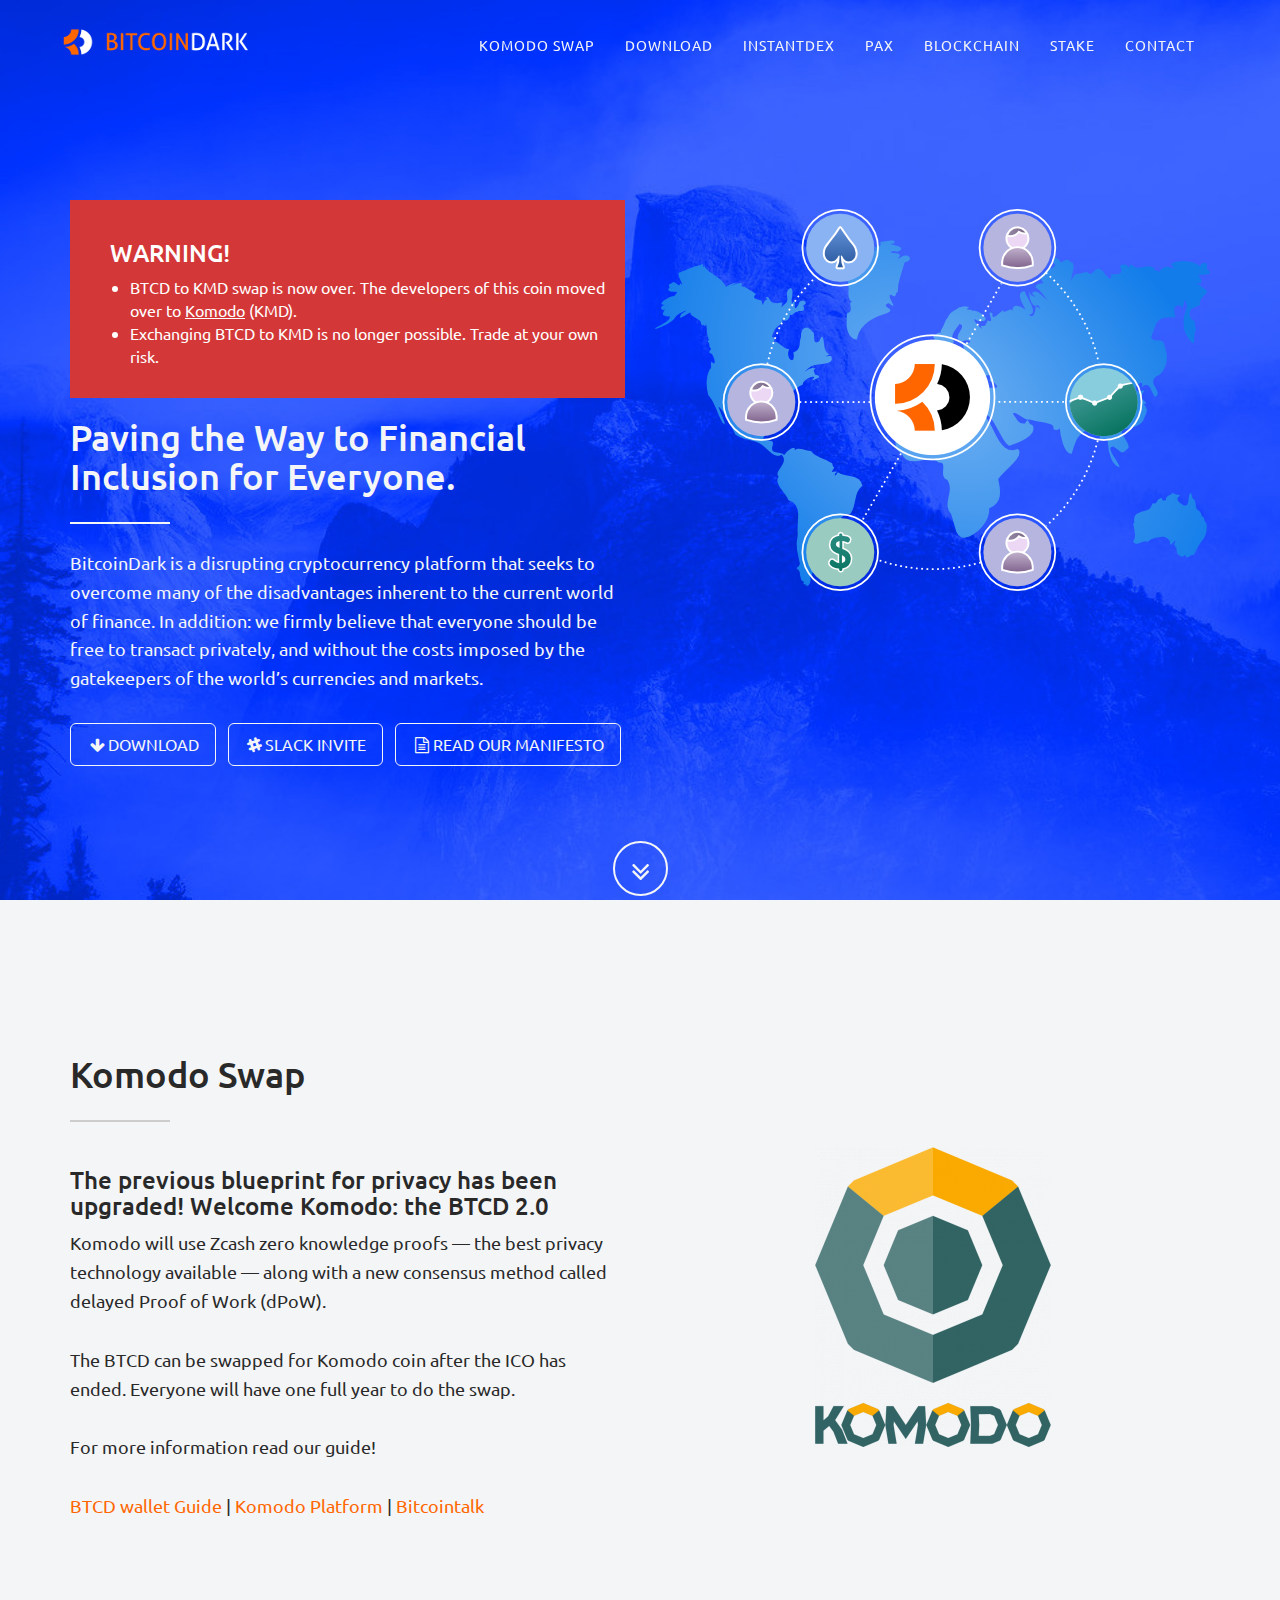
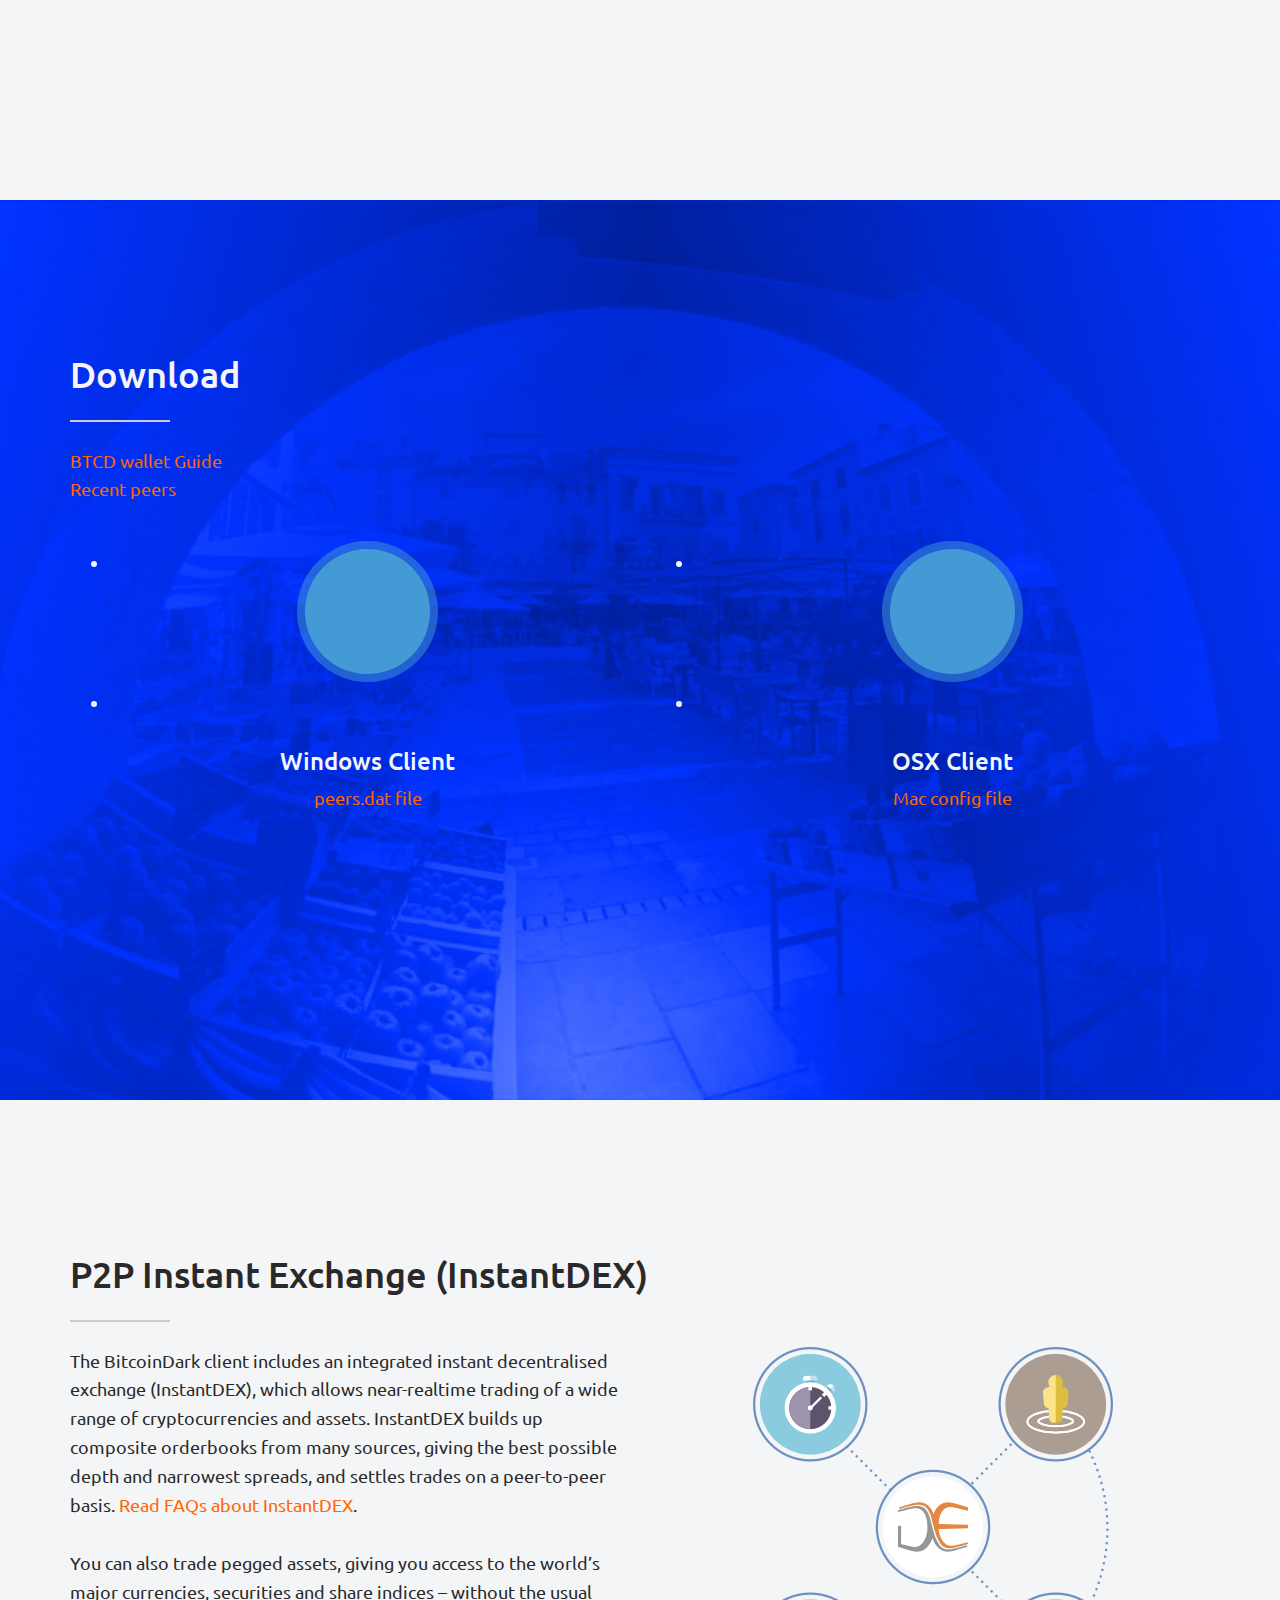
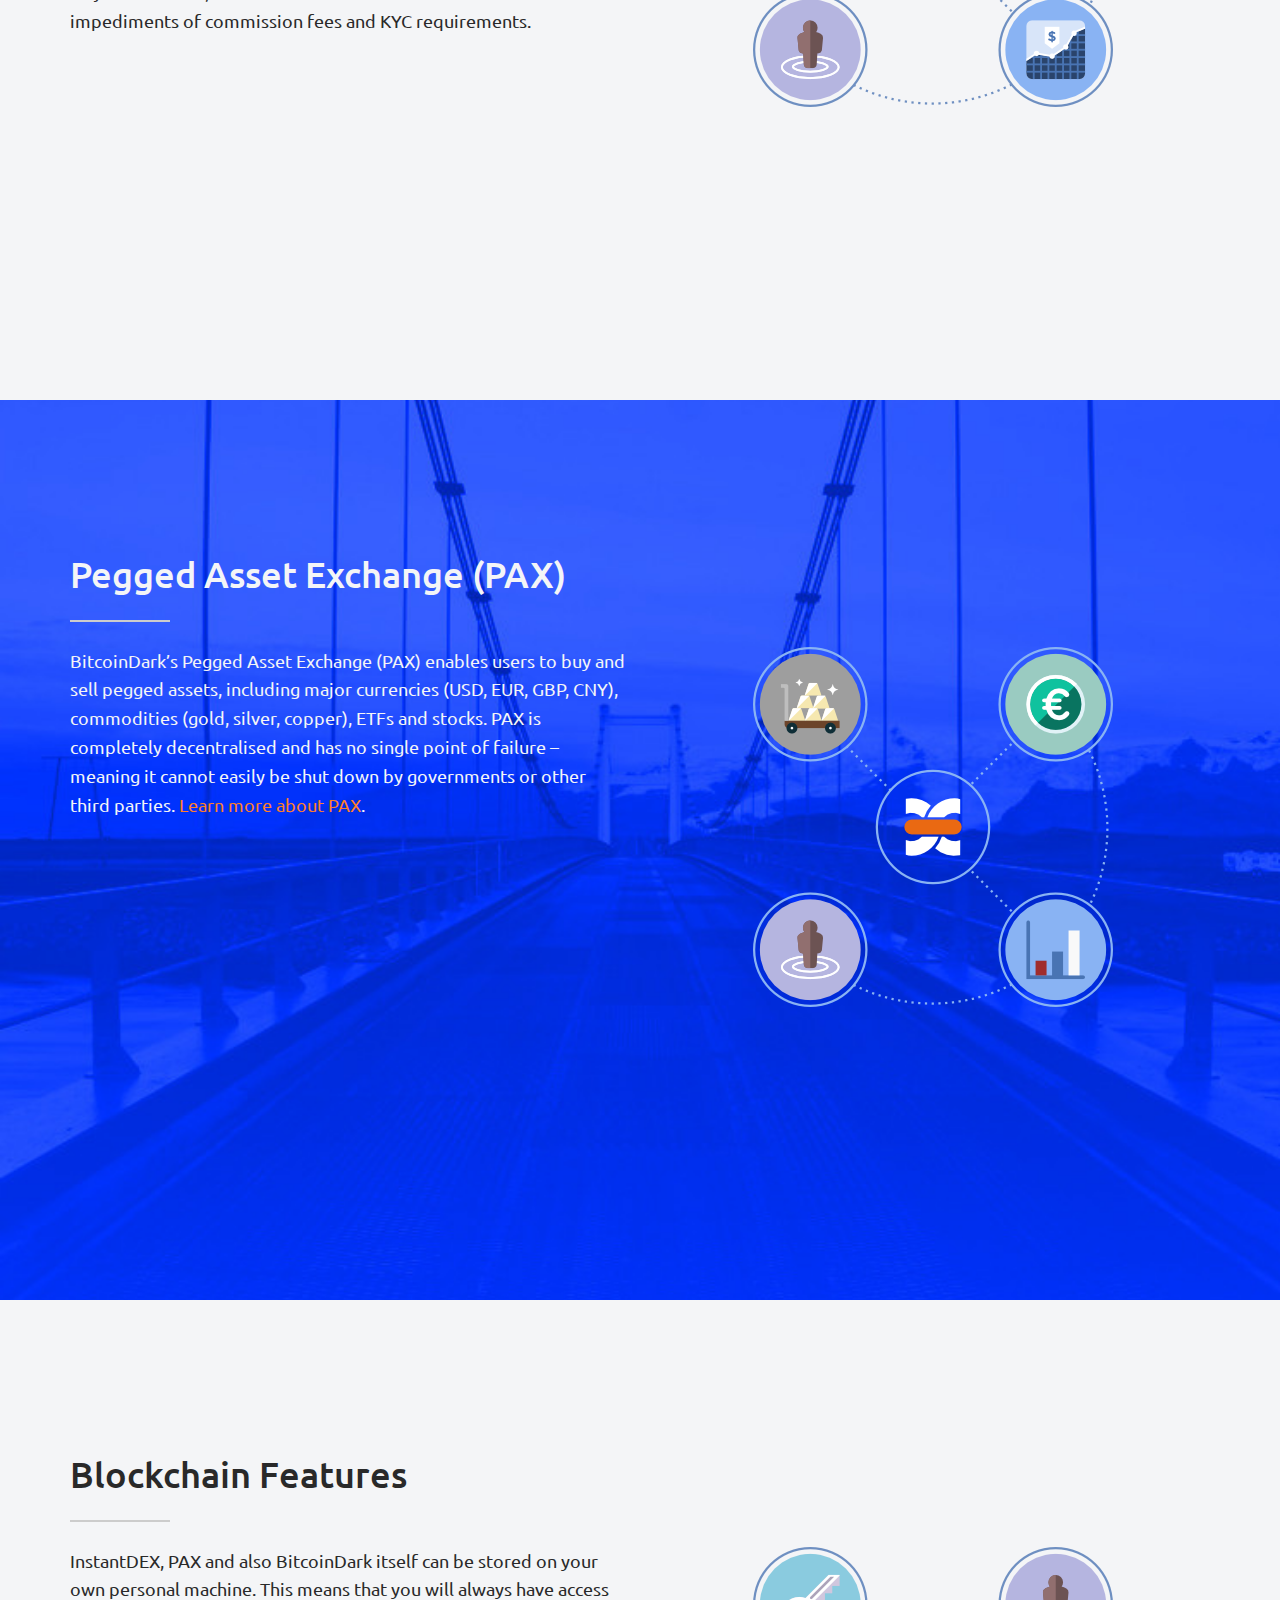
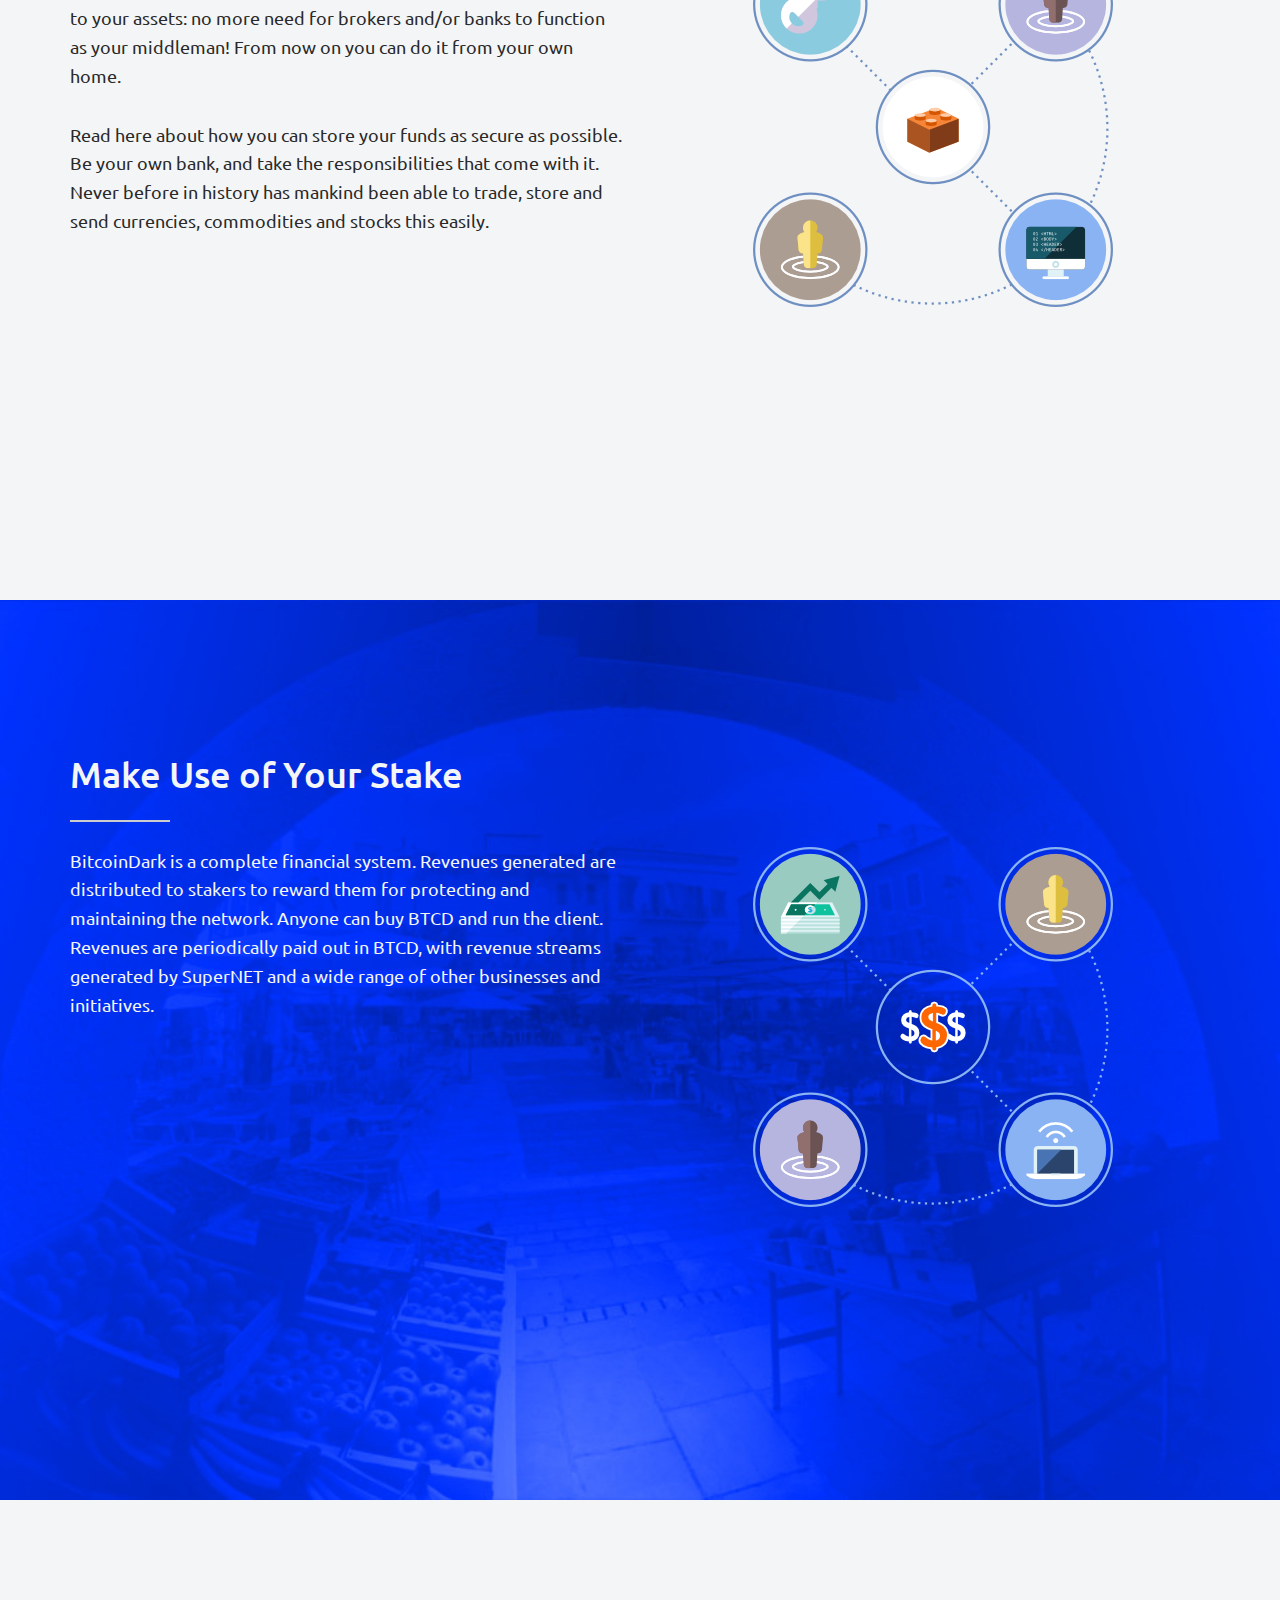
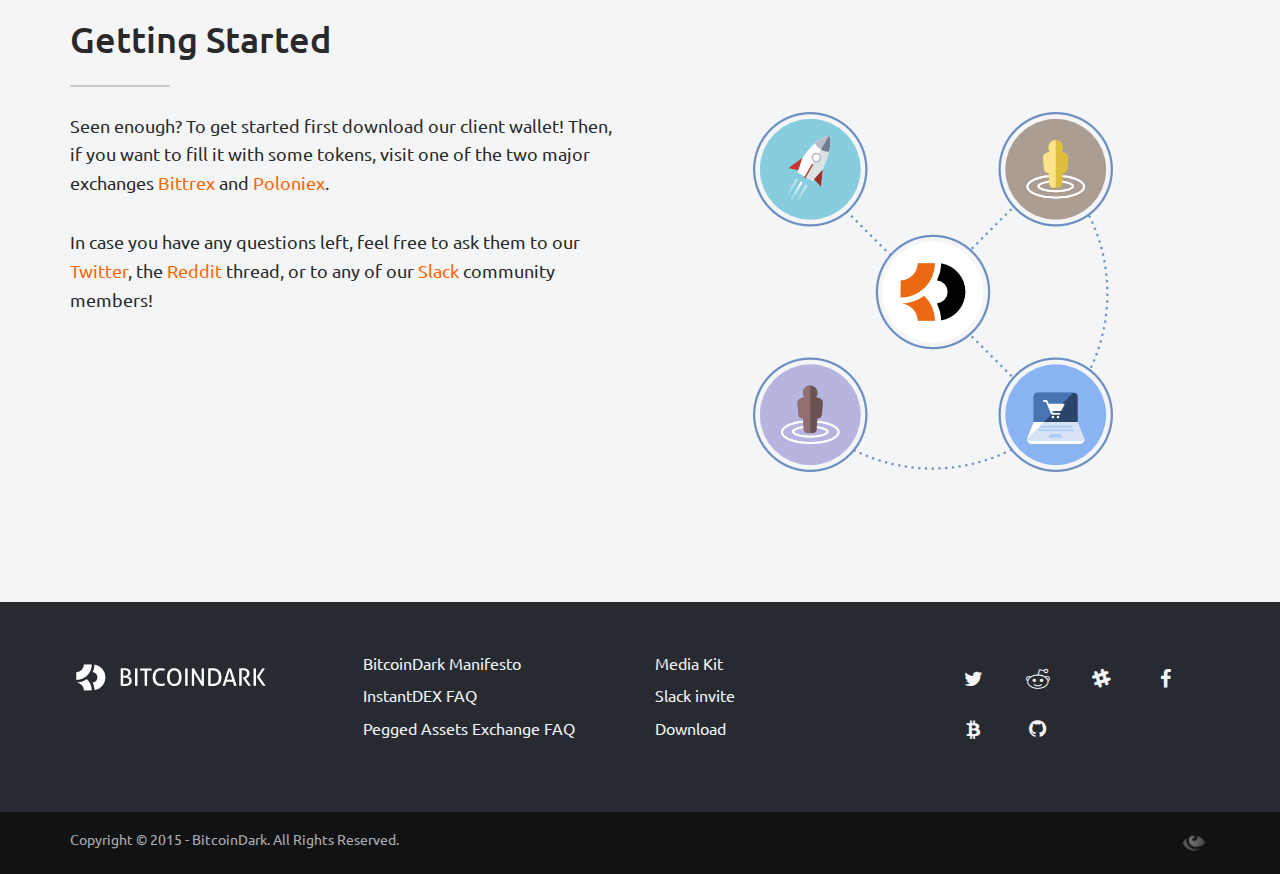
<file: index.html>
<!DOCTYPE html>
<html lang="en">

<head>

    <meta charset="utf-8">
    <meta name="viewport" content="width=device-width, initial-scale=1, maximum-scale=1, user-scalable=no">
    <meta name="description" content="">
    <meta name="author" content="">

    <title>BitcoinDark</title>

    <!-- Bootstrap Core CSS -->
    <link href="assets/css/bootstrap/bootstrap.min.css" rel="stylesheet" type="text/css">

    <!-- Fonts -->
    <link href="assets/css/plugins/font-awesome/css/font-awesome.min.css" rel="stylesheet" type="text/css">
    <!-- <link href="https://fonts.googleapis.com/css?family=Lora:400,700,400italic,700italic" rel="stylesheet" type="text/css"> -->
    <!-- <link href="https://fonts.googleapis.com/css?family=Montserrat:400,700" rel="stylesheet" type="text/css"> -->
    <!-- <link href="https://fonts.googleapis.com/css?family=Pacifico" rel="stylesheet" type="text/css"> -->
    <link href="https://fonts.googleapis.com/css?family=Ubuntu" rel="stylesheet" type="text/css">

    <!-- Retina Images Plugin -->
    <script src="assets/js/plugins/retina/retina.min.js"></script>

    <!-- Plugin CSS -->
    <link href="assets/css/plugins/hover/hover.min.css" rel="stylesheet">
    <link href="assets/css/plugins/owl.carousel/owl.carousel.css" rel="stylesheet">
    <link href="assets/css/plugins/owl.carousel/owl.theme.css" rel="stylesheet">
    <link href="assets/css/plugins/owl.carousel/owl.transitions.css" rel="stylesheet">
    <link href="assets/css/plugins/jquery.fs.wallpaper/jquery.fs.wallpaper.css" rel="stylesheet">
    <link href="assets/css/plugins/magnific-popup/magnific-popup.css" rel="stylesheet">

    <!-- Spectrum CSS -->
    <!-- Note: spectrum.css is the default blue theme. To use another theme, uncomment the one you want and delete the rest, including the default spectrum.css! -->
    <link href="assets/css/btcd.css" rel="stylesheet">

    <!-- HTML5 shim and Respond.js IE8 support of HTML5 elements and media queries -->
    <!--[if lt IE 9]>
      <script src="assets/js/html5shiv.js"></script>
      <script src="assets/js/respond.min.js"></script>
    <![endif]-->

</head>

<body id="page-top" data-spy="scroll" data-target=".navbar-fixed-top">

    <div id="wrapper">

        <nav class="navbar navbar-dark navbar-fixed-top" role="navigation">
            <div class="container">
                <div class="navbar-header page-scroll">
                    <button type="button" class="navbar-toggle" data-toggle="collapse" data-target=".navbar-main-collapse">
                        <i class="fa fa-bars"></i>
                    </button>
                    <a class="navbar-brand" href="#page-top">
                        <span class="logo">
                            <img src="assets/img/logo.png" alt="BITCOINDARK">
                        </span>
                        <span class="logo-collapse">
                            <img src="assets/img/logo-collapse.png" alt="BITCOINDARK">
                        </span>
                    </a>
                </div>

                <!-- Collect the nav links, forms, and other content for toggling -->
                <div class="collapse navbar-collapse navbar-right navbar-main-collapse">
                    <ul class="nav navbar-nav">
                        <!-- Hidden li included to remove active class from about link when scrolled up past about section -->
                        <li class="hidden">
                            <a href="#page-top"></a>
                        </li>
                        <li class="page-scroll">
                            <a href="#slide-0">Komodo Swap</a>
                        </li>
                        <li class="page-scroll">
                            <a href="#slide-00">Download</a>
                        </li>
                        <li class="page-scroll">
                            <a href="#slide-1">InstantDEX</a>
                        </li>
                        <li class="page-scroll">
                            <a href="#slide-2">PAX</a>
                        </li>
                        <li class="page-scroll">
                            <a href="#slide-3">Blockchain</a>
                        </li>
                        <li class="page-scroll">
                            <a href="#slide-4">Stake</a>
                        </li>
                        <li class="page-scroll">
                            <a href="#slide-5">Contact</a>
                        </li>
                    </ul>
                </div>
                <!-- /.navbar-collapse -->
            </div>
            <!-- /.container -->
        </nav>

          <!-- Section 0 -->
        <header class="intro-img intro-dark-bg" style="background-image: url(assets/img/blue-bgs/mount_blue.jpg)">
            <div class="intro-body" data-scrollreveal="move 0 over 1.5s">
                <div class="container">
                    <div class="row text-left">

                        <div class="col-lg-6 col-md-6 col-sm-12 col-xs-12">

<style media="screen">
  .warning {
    background: #d43737;
    color: #ffffff;
    padding: 2rem;
    margin: 2rem 0;
  }
  .warning .title {
    margin-left: 2rem;
  }
  .warning a {
    color: #ffffff;
    text-decoration: underline;
  }
</style>
                            <div class="warning">
                              <h3 class="title">WARNING!</h3>
                              <ul>
                                <li>
                                  BTCD to KMD swap is now over. The developers of this coin moved over to <a href="https://komodoplatform.com">Komodo</a> (KMD).
                                </li>
                                <li>
                                  Exchanging BTCD to KMD is no longer possible. Trade at your own risk.
                                </li>
                            </ul>
                            </div>

                            <h2 class="section-heading  text-left">
                               Paving the Way to Financial Inclusion for Everyone.
                            </h2>
                            <hr class="light">

                            <p>
                              BitcoinDark is a disrupting cryptocurrency platform that seeks to overcome
                              many of the disadvantages inherent to the current world of finance. In addition:
                              we firmly believe that everyone should be free to transact privately, and
                              without the costs imposed by the gatekeepers of the world’s currencies and
                              markets.</p>
                              <p>
                                  <a href="#slide-00" class="btn btn-outline btn-light btn-lg" style="margin-bottom: 15px;"><i class="fa fa-fw fa-arrow-down"></i>Download</a>
                                   &nbsp;
                                  <a href="http://slackinvite.supernet.org/"  style="margin-bottom: 15px;" class="btn btn-outline btn-light btn-lg" target="_blank"><i class="fa fa-fw fa-slack"></i>Slack invite</a>
                                   &nbsp;
                                  <a href="manifesto.html"  style="margin-bottom: 15px;" class="btn btn-outline btn-light btn-lg"><i class="fa fa-fw fa-file-text-o"></i>Read our manifesto</a>
                              </p>
                        </div>

                        <div class="col-lg-6 col-md-6 col-md-offset-0 col-sm-8 col-sm-offset-2 col-xs-12">
                            <p class="text-right">
                                <br>
                                <img class="img-responsive" src="assets/img/slides/slide0.png" alt="World network" />
                            </p>
                        </div>

                    </div>
                    <div class="page-scroll" data-scrollreveal="enter bottom after .3s">
                        <a href="#slide-1" class="btn btn-scroll-light sink">
                            <i class="fa fa-angle-double-down"></i>
                        </a>
                    </div>
                </div>
            </div>
        </header>
        <!-- Section Komodo -->
        <section id="slide-0" class="full-height bg-light text-center">
            <div class="full-height-body">
            <div class="container">
                <div class="row text-left">

                  <div class="col-lg-12">
                      <h2 class="section-heading">Komodo Swap</h2>
                      <hr class="primary">
                  </div>

                    <div class="col-lg-6 col-sm-8 col-xs-12">
                      <h3>
                        The previous blueprint for privacy has been upgraded!
                        Welcome Komodo: the BTCD 2.0
                      </h3>
                      <p>
                        Komodo will use Zcash zero knowledge proofs — the best privacy technology available — along with a new consensus method called delayed Proof of Work (dPoW).
                      </p>
                      <p>
                        The BTCD can be swapped for Komodo coin after the ICO has ended. Everyone will have one full year to do the swap.
                      </p>
                      <p>
                        For more information read our guide!
                      </p>
                      <p>
                        <a href="docs/How to Install and Use Your BitcoinDark-QT Wallet.pdf">BTCD wallet Guide</a> |
                        <a href="http://komodoplatform.com/">Komodo Platform</a> |
                        <a href="https://bitcointalk.org/index.php?topic=1605144.0">Bitcointalk</a>
                      </p>
                  </div>

                  <div class="col-lg-6 col-sm-4 col-sm-offset-0 col-xs-8 col-xs-offset-2">
                      <p class="text-center">
                          <img src="assets/img/komodo_PNG_800-236x300.png" alt="komodo" />
                      </p>
                  </div>

                </div>
            </div>
                <div class="page-scroll" data-scrollreveal="enter bottom after .3s">
                    <a href="#slide-00" class="btn btn-scroll-dark sink">
                        <i class="fa fa-angle-double-down"></i>
                    </a>
                </div>
            </div>
        </section>
        <!-- Section Download -->
        <section id="slide-00" class="full-height cover-image bg-blue text-center services-1" style="background-image: url(assets/img/blue-bgs/market_blue.jpg)">
          <div class="full-height-body">
            <div class="container">
                <div class="row text-left">
                    <div class="col-lg-12">
                        <h2 class="section-heading">Download</h2>
                        <hr class="primary">
                        <p>
                          <a href="docs/How to Install and Use Your BitcoinDark-QT Wallet.pdf">BTCD wallet Guide</a>
                          <br>
                          <a href="docs/Recent peers.txt">Recent peers</a>
                        </p>
                    </div>
                    <div class="col-lg-6 col-sm-6 col-xs-12">
                      <ul class="icon-effect text-center">
                        <li>
                            <a class="icon icon-windows" href="https://mega.nz/#!ooZAmBwL!ghTTgRvGoa7zhoCMjxs-aJD56CGXSY17YI9cjcZ83Sw"></a>
                        </li>
                        <li>
                          <p>
                            &nbsp;
                          </p>
                          <h3>Windows Client</h3>
                          <a href="https://yadi.sk/d/kN7-KnNsewy45">peers.dat file</a>
                        </li>
                    </ul>
                    </div>
                    <div class="col-lg-6 col-sm-6 col-xs-12">
                      <ul class="icon-effect text-center">
                        <li>
                            <a class="icon icon-osx" href="https://mega.nz/#!DJRizIpD!JLDpOtxr1KbRRkgL3RVcP6RyUJPMcJeM0s2FJsJ-gEQ"></a>
                        </li>
                        <li>
                          <p>
                            &nbsp;
                          </p>
                          <h3>OSX Client</h3>
                          <a href="https://mega.co.nz/#!MhFjhYZb!hyGVTLxwYiaw3NEp451I7wu-9jDT8QCNfKWnR4eV2P4">Mac config file</a>
                        </li>
                    </ul>
                    </div>
                </div>
                <div class="page-scroll" data-scrollreveal="enter bottom after .3s">
                    <a href="#slide-1" class="btn btn-scroll-light sink">
                        <i class="fa fa-angle-double-down"></i>
                    </a>
                </div>
            </div>
            </div>
        </section>

      <!-- Section 1 -->
      <section id="slide-1" class="full-height bg-light text-center">
          <div class="full-height-body">
          <div class="container">
              <div class="row text-left">

                <div class="col-lg-12">
                    <h2 class="section-heading">P2P Instant Exchange (InstantDEX)</h2>
                    <hr class="primary">
                </div>

                  <div class="col-lg-6 col-sm-8 col-xs-12">
                    <p>
                        The BitcoinDark client includes an integrated instant decentralised exchange (InstantDEX),
                        which allows near-realtime trading of a wide range of cryptocurrencies and assets.
                        InstantDEX builds up composite orderbooks from many sources,
                        giving the best possible depth and narrowest spreads, and settles trades on a peer-to-peer basis.
                        <a href="idex-faq.html">Read FAQs about InstantDEX</a>.
                    </p>
                    <p>
                        You can also trade pegged assets, giving you access to the world’s major currencies, securities
                        and share indices – without the usual impediments of commission fees and KYC requirements.
                    </p>
                </div>

                <div class="col-lg-6 col-sm-4 col-sm-offset-0 col-xs-8 col-xs-offset-2">
                    <p class="text-center">
                        <img src="assets/img/slides/slide1.png" alt="InstantDEX" />
                    </p>
                </div>

              </div>
          </div>
              <div class="page-scroll" data-scrollreveal="enter bottom after .3s">
                  <a href="#slide-2" class="btn btn-scroll-dark sink">
                      <i class="fa fa-angle-double-down"></i>
                  </a>
              </div>
          </div>
      </section>

      <!-- Section 2 -->
      <section id="slide-2" class="full-height cover-image bg-blue text-center" style="background-image: url(assets/img/blue-bgs/bridge_blue.jpg)">
        <div class="full-height-body">
        <div class="container">
            <div class="row text-left">

                <div class="col-lg-12">
                    <h2 class="section-heading">Pegged Asset Exchange (PAX)</h2>
                    <hr class="primary">
                </div>

                <div class="col-lg-6 col-sm-8 col-xs-12">
                    <p>
                        BitcoinDark’s Pegged Asset Exchange (PAX) enables users to buy and sell pegged assets, including major currencies
                        (USD, EUR, GBP, CNY), commodities (gold, silver, copper), ETFs and stocks. PAX is completely decentralised and has
                        no single point of failure – meaning it cannot easily be shut down by governments or other third parties.
                        <a class="light-text" href="pax-faq.html">Learn more about PAX</a>.
                    </p>
                </div>

                <div class="col-lg-6 col-sm-4 col-sm-offset-0 col-xs-8 col-xs-offset-2">
                    <p class="text-center">
                        <img src="assets/img/slides/slide2.png" alt="PAX" />
                    </p>
                </div>

            </div>
            <div class="page-scroll" data-scrollreveal="enter bottom after .3s">
                <a href="#slide-3" class="btn btn-scroll-light sink">
                    <i class="fa fa-angle-double-down"></i>
                </a>
            </div>
        </div>
        </div>
    </section>

    <!-- Section 3 -->
    <section id="slide-3" class="full-height bg-light text-center">
        <div class="full-height-body">
        <div class="container">
            <div class="row text-left">
              <div class="col-lg-12">
                  <h2 class="section-heading">Blockchain Features</h2>
                  <hr class="primary">
              </div>
                <div class="col-lg-6 col-sm-8 col-xs-12">
                <p> InstantDEX, PAX and also BitcoinDark itself can be stored on your own
                personal machine. This means that you will always have access to your assets: no
                more need for brokers and/or banks to function as your middleman! From now on
                you can do it from your own home. </p> <p> Read here about how you can store
                your funds as secure as possible. Be your own bank, and take the
                responsibilities that come with it. Never before in history has mankind been
                able to trade, store and send currencies, commodities and stocks this easily.
                </p>
              </div>
              <div class="col-lg-6 col-sm-4 col-sm-offset-0 col-xs-8 col-xs-offset-2">
                  <p class="text-center">
                    <img src="assets/img/slides/slide3.png" alt="Blockchain" />
                  </p>
              </div>
            </div>
            <div class="page-scroll" data-scrollreveal="enter bottom after .3s">
                <a href="#slide-4" class="btn btn-scroll-dark sink">
                    <i class="fa fa-angle-double-down"></i>
                </a>
            </div>
        </div>
        </div>
    </section>

    <!-- Section 4 -->
    <section id="slide-4" class="full-height cover-image bg-blue text-center" style="background-image: url(assets/img/blue-bgs/market_blue.jpg)">
      <div class="full-height-body">
        <div class="container">
            <div class="row text-left">
                <div class="col-lg-12">
                    <h2 class="section-heading">Make Use of Your Stake</h2>
                    <hr class="primary">
                </div>
                <div class="col-lg-6 col-sm-8 col-xs-12">
                  <p> BitcoinDark is a complete financial system. Revenues generated are
                  distributed to stakers to reward them for protecting and maintaining the
                  network. Anyone can buy BTCD and run the client. Revenues are periodically paid
                  out in BTCD, with revenue streams generated by SuperNET and a wide range of
                  other businesses and initiatives.

                  <!-- You can read more about staking and revenue
                  streams <a class="light-text" href="#">here</a>.  -->

                </p>
                </div>
                <div class="col-lg-6 col-sm-4 col-sm-offset-0 col-xs-8 col-xs-offset-2">
                    <p class="text-center">
                      <img src="assets/img/slides/slide4.png" alt="Stake" />
                    </p>
                </div>
            </div>
            <div class="page-scroll" data-scrollreveal="enter bottom after .3s">
                <a href="#slide-5" class="btn btn-scroll-light sink">
                    <i class="fa fa-angle-double-down"></i>
                </a>
            </div>
        </div>
        </div>
    </section>

    <!-- Section 5 -->
    <section id="slide-5" class="bg-light text-center">
        <div class="container">
            <div class="row text-left">
              <div class="col-lg-12">
                  <h2 class="section-heading">Getting Started</h2>
                  <hr class="primary">
              </div>
              <div class="col-lg-6 col-sm-8 col-xs-12">
                  <p>
                    Seen enough? To get started first download our client wallet! Then, if you want to fill it with some tokens,
                    visit one of the two major exchanges <a href="https://bittrex.com/Market/Index?MarketName=BTC-BTCD">Bittrex</a>
                    and <a href="https://poloniex.com/exchange#btc_btcd">Poloniex</a>.
                  </p>
                  <p>
                    In case you have any questions left, feel free to ask them to our <a href="https://twitter.com/BitcoinDark">Twitter</a>,
                    the <a href="https://www.reddit.com/r/bitcoindark/">Reddit</a> thread, or to any of our <a href="http://slackinvite.supernet.org/">Slack</a>
                    community members!
                  </p>
              </div>
              <div class="col-lg-6 col-sm-4 col-sm-offset-0 col-xs-8 col-xs-offset-2">
                  <p class="text-center">
                    <img src="assets/img/slides/slide5.png" alt="Blockchain" />
                  </p>
              </div>
            </div>
        </div>
    </section>

        <footer class="footer-1">
            <div class="upper">
                <div class="container">
                    <div class="row">
                        <div class="col-sm-3 col-md-3">
                                <p>
                                    <img src="assets/img/logo-footer.png" alt="BitcoinDark" />
                                    <br>
                                    <br>
                                </p>
                        </div>
                        <div class="col-sm-3 col-md-3">
                            <ul class="list-unstyled footer-links">
                                <li>
                                    <a href="manifesto.html">BitcoinDark Manifesto</a>
                                </li>
                                <li>
                                    <a href="idex-faq.html">InstantDEX FAQ</a>
                                </li>
                                <li>
                                    <a href="pax-faq.html">Pegged Assets Exchange FAQ</a>
                                </li>
                            </ul>
                        </div>
                        <div class="col-sm-3 col-md-3">
                            <ul class="list-unstyled footer-links">
                                <li>
                                    <a href="docs/btcd-media-kit.zip">Media Kit</a>
                                </li>
                                <li>
                                    <a href="http://slackinvite.supernet.org/">Slack invite</a>
                                </li>
                                <li>
                                    <a href="index.html#slide-00">Download</a>
                                </li>
                            </ul>
                        </div>
                        <div class="col-sm-3 col-md-3">
                            <ul class="list-inline">
                                <li>
                                    <a href="https://twitter.com/BitcoinDark" class="btn btn-social-light btn-github"><i class="fa fa-fw fa-twitter"></i></a>
                                </li>
                                <li>
                                    <a href="https://www.reddit.com/r/bitcoindark/" class="btn btn-social-light btn-github"><i class="fa fa-fw fa-reddit"></i></a>
                                </li>
                                <li>
                                    <a href="http://slackinvite.supernet.org/" class="btn btn-social-light btn-slack"><i class="fa fa-fw fa-slack"></i></a>
                                </li>
                                <li>
                                    <a href="https://www.facebook.com/BitcoinDark" class="btn btn-social-light btn-facebook"><i class="fa fa-fw fa-facebook"></i></a>
                                </li>
                                <!-- <li>
                                    <a href="https://google.com/+BitcoindarkPw777" class="btn btn-social-light btn-google-plus"><i class="fa fa-fw fa-google-plus"></i></a>
                                </li> -->
                                <li>
                                    <a href="https://bitcointalk.org/index.php?topic=684090.0" class="btn btn-social-light btn-bitcoin"><i class="fa fa-fw fa-bitcoin"></i></a>
                                </li>
                                <li>
                                    <a href="https://github.com/jl777/btcd" class="btn btn-social-light btn-github"><i class="fa fa-fw fa-github"></i></a>
                                </li>
                            </ul>
                        </div>
                    </div>
                </div>
            </div>
            <div class="lower">
                <div class="container">
                    <div class="row">
                        <div class="col-md-9 col-sm-9">
                            <span class="small">Copyright &copy; 2015 - BitcoinDark. All Rights Reserved.</span>
                        </div>
                        <div class="col-md-3 col-sm-3 text-right">
                                <a href="http://www.phideas.info" class="btn btn-phideas" title="Phideas Design"><img src="assets/img/phideas-design.png" alt="Phideas Design" /></a>
                        </div>
                    </div>
                </div>
            </div>
        </footer>

    </div>


    <!-- Core JavaScript Files -->
    <script src="assets/js/jquery-1.10.2.js"></script>
    <script src="assets/js/bootstrap/bootstrap.min.js"></script>
    <script src="assets/js/modernizr.custom.js"></script>

    <!-- Plugin JavaScript Files -->
    <script src="assets/js/plugins/jquery.easing/jquery.easing.1.3.js"></script>
    <script src="assets/js/plugins/jquery.fitvids/jquery.fitvids.js"></script>
    <script src="assets/js/plugins/jquery.fs.wallpaper/jquery.fs.wallpaper.min.js"></script>
    <script src="assets/js/plugins/jquery.magnific-popup/jquery.magnific-popup.min.js"></script>
    <script src="assets/js/plugins/jquery.tubular/jquery.tubular.1.0.js"></script>
    <script src="assets/js/plugins/owl.carousel/owl.carousel.min.js"></script>
    <script src="assets/js/plugins/scrollReveal/scrollReveal.js"></script>
    <script src="assets/js/plugins/stellar/stellar.js"></script>
    <script src="assets/js/plugins/SmoothScroll/SmoothScroll.js"></script>
    <script src="assets/js/plugins/jqBootstrapValidation/jqBootstrapValidation.js"></script>
    <script src="assets/js/contact_me.js"></script>
    <script src="assets/js/plugins/isotope/isotope.pkgd.min.js"></script>

    <!-- Spectrum JavaScript Files -->
    <script src="assets/js/spectrum.nav.js"></script>
    <script src="assets/js/spectrum.js"></script>

</body>

</html>
</file>
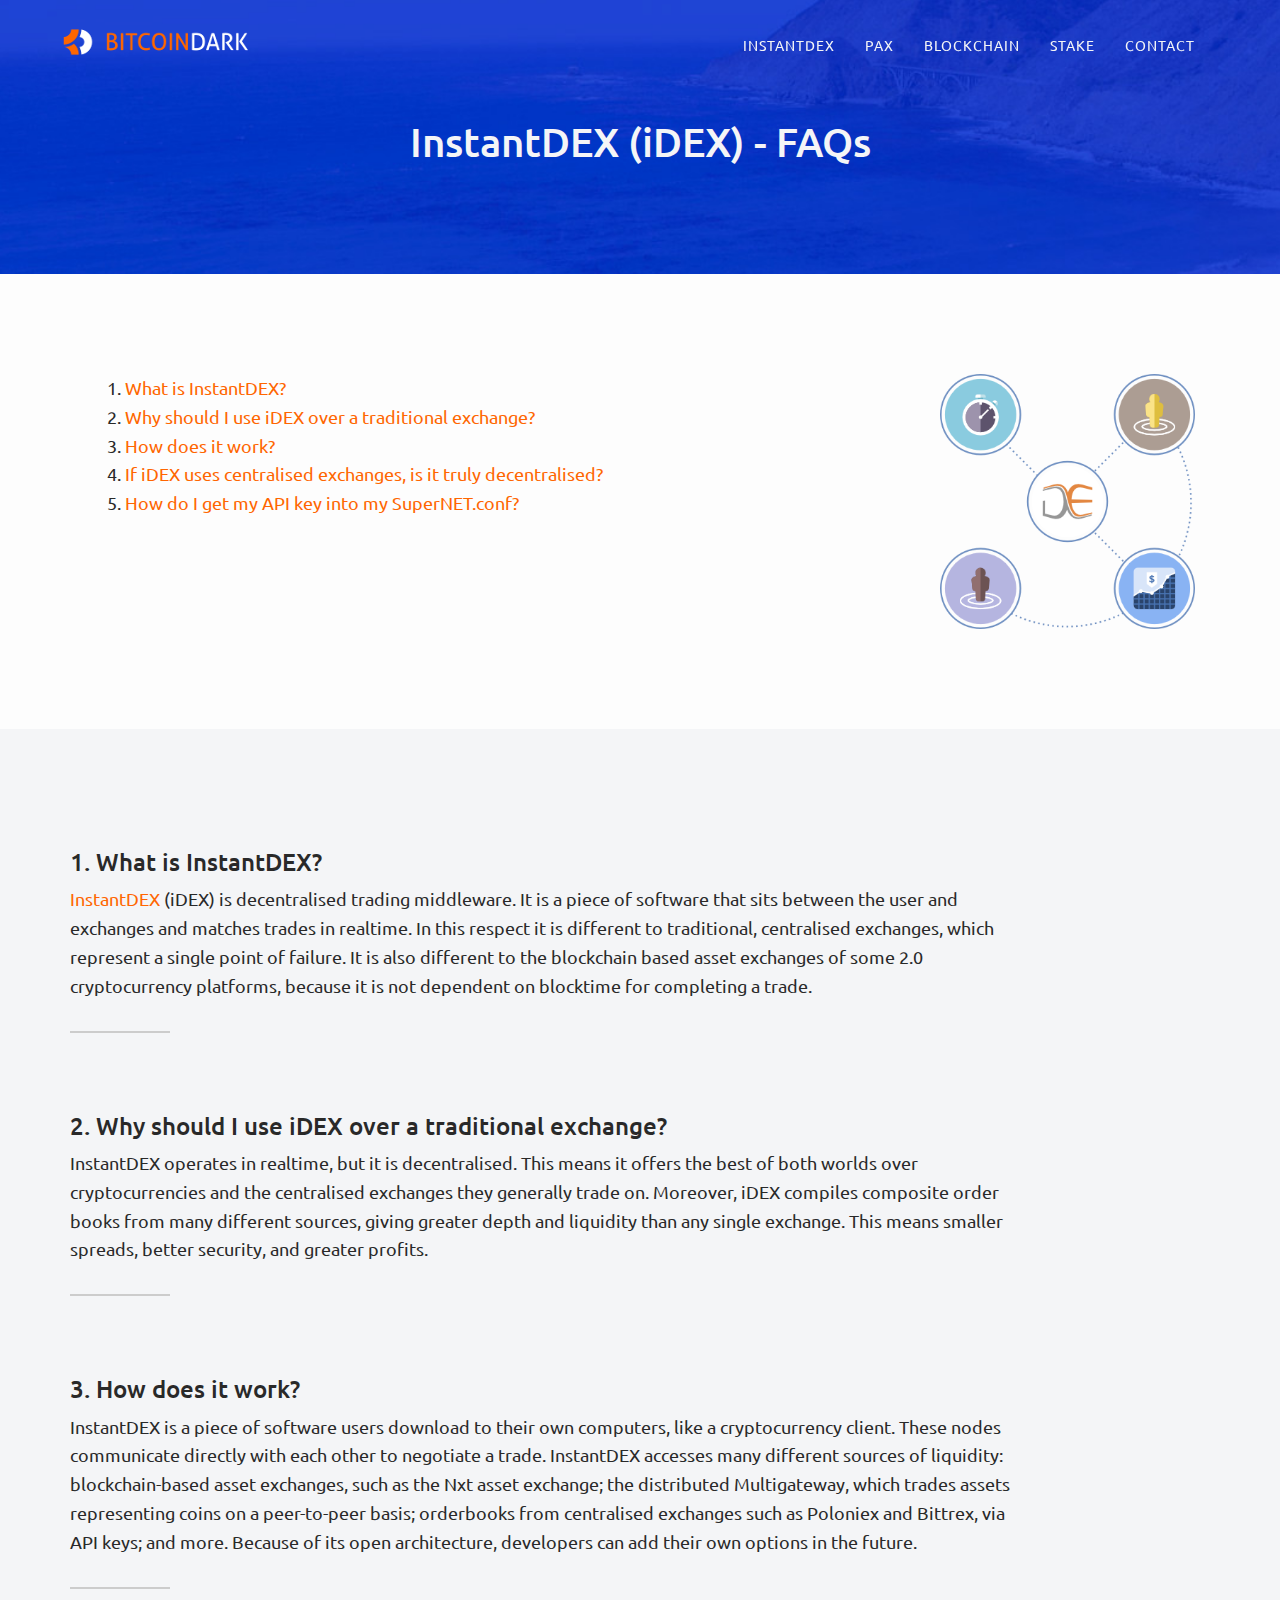
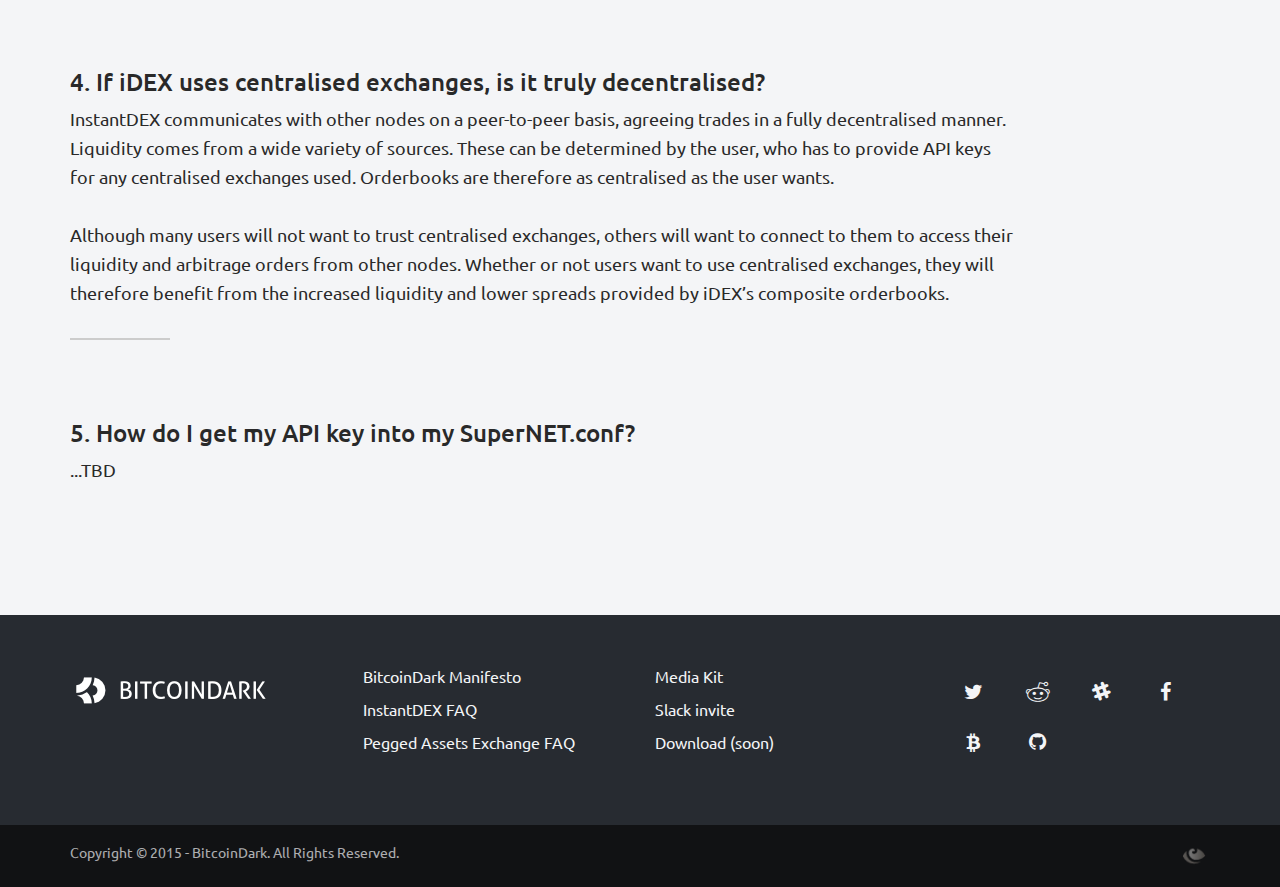
<file: idex-faq.html>
<!DOCTYPE html>
<html lang="en">

<head>

    <meta charset="utf-8">
    <meta name="viewport" content="width=device-width, initial-scale=1, maximum-scale=1, user-scalable=no">
    <meta name="description" content="">
    <meta name="author" content="">

    <title>InstantDEX - FAQ | BitcoinDark</title>

    <!-- Bootstrap Core CSS -->
    <link href="assets/css/bootstrap/bootstrap.min.css" rel="stylesheet" type="text/css">

    <!-- Fonts -->
    <link href="assets/css/plugins/font-awesome/css/font-awesome.min.css" rel="stylesheet" type="text/css">
    <!-- <link href="https://fonts.googleapis.com/css?family=Lora:400,700,400italic,700italic" rel="stylesheet" type="text/css"> -->
    <!-- <link href="https://fonts.googleapis.com/css?family=Montserrat:400,700" rel="stylesheet" type="text/css"> -->
    <!-- <link href="https://fonts.googleapis.com/css?family=Pacifico" rel="stylesheet" type="text/css"> -->
    <link href="https://fonts.googleapis.com/css?family=Ubuntu" rel="stylesheet" type="text/css">

    <!-- Retina Images Plugin -->
    <script src="assets/js/plugins/retina/retina.min.js"></script>

    <!-- Plugin CSS -->
    <link href="assets/css/plugins/hover/hover.min.css" rel="stylesheet">
    <link href="assets/css/plugins/owl.carousel/owl.carousel.css" rel="stylesheet">
    <link href="assets/css/plugins/owl.carousel/owl.theme.css" rel="stylesheet">
    <link href="assets/css/plugins/owl.carousel/owl.transitions.css" rel="stylesheet">
    <link href="assets/css/plugins/jquery.fs.wallpaper/jquery.fs.wallpaper.css" rel="stylesheet">
    <link href="assets/css/plugins/magnific-popup/magnific-popup.css" rel="stylesheet">

    <!-- Spectrum CSS -->
    <!-- Note: spectrum.css is the default blue theme. To use another theme, uncomment the one you want and delete the rest, including the default spectrum.css! -->
    <link href="assets/css/btcd.css" rel="stylesheet">

    <!-- HTML5 shim and Respond.js IE8 support of HTML5 elements and media queries -->
    <!--[if lt IE 9]>
      <script src="assets/js/html5shiv.js"></script>
      <script src="assets/js/respond.min.js"></script>
    <![endif]-->

</head>

<body id="page-top" data-spy="scroll" data-target=".navbar-fixed-top">

    <div id="wrapper">

        <nav class="navbar navbar-dark navbar-fixed-top" role="navigation">
            <div class="container">
                <div class="navbar-header page-scroll">
                    <button type="button" class="navbar-toggle" data-toggle="collapse" data-target=".navbar-main-collapse">
                        <i class="fa fa-bars"></i>
                    </button>
                    <a class="navbar-brand" href="index.html#page-top">
                        <span class="logo">
                            <img src="assets/img/logo.png" alt="BITCOINDARK">
                        </span>
                        <span class="logo-collapse">
                            <img src="assets/img/logo-collapse.png" alt="BITCOINDARK">
                        </span>
                    </a>
                </div>

                <!-- Collect the nav links, forms, and other content for toggling -->
                <div class="collapse navbar-collapse navbar-right navbar-main-collapse">
                    <ul class="nav navbar-nav">
                        <!-- Hidden li included to remove active class from about link when scrolled up past about section -->
                        <li class="hidden">
                            <a href="index.html#page-top"></a>
                        </li>
                        <li class="page-scroll">
                            <a href="index.html#slide-1">InstantDEX</a>
                        </li>
                        <li class="page-scroll">
                            <a href="index.html#slide-2">PAX</a>
                        </li>
                        <li class="page-scroll">
                            <a href="index.html#slide-3">Blockchain</a>
                        </li>
                        <li class="page-scroll">
                            <a href="index.html#slide-4">Stake</a>
                        </li>
                        <li class="page-scroll">
                            <a href="index.html#slide-5">Contact</a>
                        </li>
                    </ul>
                </div>
                <!-- /.navbar-collapse -->
            </div>
            <!-- /.container -->
        </nav>

        <section class="bg-parallax-dark text-center" style="background-image: url(assets/img/blue-bgs/beach.jpg);
                        background-position: center -250px;">
            <div class="container">
                <h1 class="section-heading">InstantDEX (iDEX) - FAQs</h1>
            </div>
        </section>

        <section class="bg-lighter">
              <div class="container">
                <div class="col-lg-9 col-md-8 col-sm-8 col-xs-12">
                    <ol class="">
                      <li><a href="#q1">
                          What is InstantDEX?</a></li>
                      <li><a href="#q2">
                          Why should I use iDEX over a traditional exchange?</a></li>
                      <li><a href="#q3">
                          How does it work?</a></li>
                      <li><a href="#q4">
                          If iDEX uses centralised exchanges, is it truly decentralised?</a></li>
                      <li><a href="#q5">
                          How do I get my API key into my SuperNET.conf?</a></li>
                    </ol>
                </div>
                <div class="col-lg-3 col-md-4 col-sm-4 col-sm-offset-0 col-xs-6 col-xs-offset-3">
                  <img src="assets/img/slides/slide1.png" alt="InstantDEX" />
                </div>
              </div>
        </section>


        <!-- Basic Text Section 1 -->
        <section id="q1" class="">
            <div class="container">
                <div class="row">

<div class="col-lg-10">
    <h3>1. What is InstantDEX?</h3>
    <p>
      <a href="http://www.instantdex.org/">InstantDEX</a> (iDEX) is decentralised trading middleware. It is a piece of software
      that sits between the user and exchanges and matches trades in realtime. In this
      respect it is different to traditional, centralised exchanges, which represent a
      single point of failure. It is also different to the blockchain based asset
      exchanges of some 2.0 cryptocurrency platforms, because it is not dependent on
      blocktime for completing a trade.
    </p>
    <hr id="q2" class="primary" style="margin-bottom: 80px;">
    <h3>2. Why should I use iDEX over a traditional exchange?</h3>
    <p>
      InstantDEX operates in realtime, but it is decentralised. This means it offers
      the best of both worlds over cryptocurrencies and the centralised exchanges they
      generally trade on. Moreover, iDEX compiles composite order books from many
      different sources, giving greater depth and liquidity than any single exchange.
      This means smaller spreads, better security, and greater profits.
    </p>
    <hr id="q3" class="primary" style="margin-bottom: 80px;">
    <h3>3. How does it work?</h3>
    <p>
      InstantDEX is a piece of software users download to their own computers, like a
      cryptocurrency client. These nodes communicate directly with each other to
      negotiate a trade. InstantDEX accesses many different sources of liquidity:
      blockchain-based asset exchanges, such as the Nxt asset exchange; the
      distributed Multigateway, which trades assets representing coins on a
      peer-to-peer basis; orderbooks from centralised exchanges such as Poloniex and
      Bittrex, via API keys; and more. Because of its open architecture, developers
      can add their own options in the future.
    </p>
    <hr id="q4" class="primary" style="margin-bottom: 80px;">
    <h3>4. If iDEX uses centralised exchanges, is it truly decentralised?  </h3>
    <p>
      InstantDEX communicates with other nodes on a peer-to-peer basis, agreeing
      trades in a fully decentralised manner. Liquidity comes from a wide variety of
      sources. These can be determined by the user, who has to provide API keys for
      any centralised exchanges used. Orderbooks are therefore as centralised as the
      user wants.
    </p>
    <p>
      Although many users will not want to trust centralised exchanges, others will
      want to connect to them to access their liquidity and arbitrage orders from
      other nodes. Whether or not users want to use centralised exchanges, they will
      therefore benefit from the increased liquidity and lower spreads provided by
      iDEX’s composite orderbooks.
    </p>
    <hr id="q5" class="primary" style="margin-bottom: 80px;">
    <h3>5. How do I get my API key into my SuperNET.conf?</h3>
    <p>
      ...TBD
    </p>

</div>



                </div>
            </div>
        </section>

        <footer class="footer-1">
            <div class="upper">
                <div class="container">
                    <div class="row">
                        <div class="col-md-3">
                                <p>
                                    <img src="assets/img/logo-footer.png" alt="BitcoinDark" />
                                    <br>
                                    <br>
                                </p>
                        </div>
                        <div class="col-sm-3 col-md-3">
                            <ul class="list-unstyled footer-links">
                                <li>
                                    <a href="manifesto.html">BitcoinDark Manifesto</a>
                                </li>
                                <li>
                                    <a href="idex-faq.html">InstantDEX FAQ</a>
                                </li>
                                <li>
                                    <a href="pax-faq.html">Pegged Assets Exchange FAQ</a>
                                </li>
                            </ul>
                        </div>
                        <div class="col-sm-3 col-md-3">
                            <ul class="list-unstyled footer-links">
                                <li>
                                    <a href="docs/btcd-media-kit.zip">Media Kit</a>
                                </li>
                                <li>
                                    <a href="https://bitcoindark.slack.com/">Slack invite</a>
                                </li>
                                <li>
                                    <a href="index.html#page-top">Download (soon)</a>
                                </li>
                            </ul>
                        </div>
                        <div class="col-md-3">
                            <ul class="list-inline">
                                <li>
                                    <a href="https://twitter.com/BitcoinDark" class="btn btn-social-light btn-github"><i class="fa fa-fw fa-twitter"></i></a>
                                </li>
                                <li>
                                    <a href="https://www.reddit.com/r/bitcoindark_btcd/" class="btn btn-social-light btn-github"><i class="fa fa-fw fa-reddit"></i></a>
                                </li>
                                <li>
                                    <a href="https://bitcoindark.slack.com/" class="btn btn-social-light btn-slack"><i class="fa fa-fw fa-slack"></i></a>
                                </li>
                                <li>
                                    <a href="https://www.facebook.com/BitcoinDark" class="btn btn-social-light btn-facebook"><i class="fa fa-fw fa-facebook"></i></a>
                                </li>
                                <!-- <li>
                                    <a href="https://google.com/+BitcoindarkPw777" class="btn btn-social-light btn-google-plus"><i class="fa fa-fw fa-google-plus"></i></a>
                                </li> -->
                                <li>
                                    <a href="https://bitcointalk.org/index.php?topic=684090.0" class="btn btn-social-light btn-bitcoin"><i class="fa fa-fw fa-bitcoin"></i></a>
                                </li>
                                <li>
                                    <a href="https://github.com/jl777/btcd" class="btn btn-social-light btn-github"><i class="fa fa-fw fa-github"></i></a>
                                </li>
                            </ul>
                        </div>
                    </div>
                </div>
            </div>
            <div class="lower">
                <div class="container">
                    <div class="row">
                        <div class="col-md-9 col-sm-9">
                            <span class="small">Copyright &copy; 2015 - BitcoinDark. All Rights Reserved.</span>
                        </div>
                        <div class="col-md-3 col-sm-3 text-right">
                                <a href="http://www.phideas.info" class="btn btn-phideas" title="Phideas Design"><img src="assets/img/phideas-design.png" alt="Phideas Design" /></a>
                        </div>
                    </div>
                </div>
            </div>
        </footer>

    </div>


    <!-- Core JavaScript Files -->
    <script src="assets/js/jquery-1.10.2.js"></script>
    <script src="assets/js/bootstrap/bootstrap.min.js"></script>
    <script src="assets/js/modernizr.custom.js"></script>

    <!-- Plugin JavaScript Files -->
    <script src="assets/js/plugins/jquery.easing/jquery.easing.1.3.js"></script>
    <script src="assets/js/plugins/jquery.fitvids/jquery.fitvids.js"></script>
    <script src="assets/js/plugins/jquery.fs.wallpaper/jquery.fs.wallpaper.min.js"></script>
    <script src="assets/js/plugins/jquery.magnific-popup/jquery.magnific-popup.min.js"></script>
    <script src="assets/js/plugins/jquery.tubular/jquery.tubular.1.0.js"></script>
    <script src="assets/js/plugins/owl.carousel/owl.carousel.min.js"></script>
    <script src="assets/js/plugins/scrollReveal/scrollReveal.js"></script>
    <script src="assets/js/plugins/stellar/stellar.js"></script>
    <script src="assets/js/plugins/SmoothScroll/SmoothScroll.js"></script>
    <script src="assets/js/plugins/jqBootstrapValidation/jqBootstrapValidation.js"></script>
    <script src="assets/js/contact_me.js"></script>
    <script src="assets/js/plugins/isotope/isotope.pkgd.min.js"></script>

    <!-- Spectrum JavaScript Files -->
    <script src="assets/js/spectrum.nav.js"></script>
    <script src="assets/js/spectrum.js"></script>

</body>

</html>
</file>
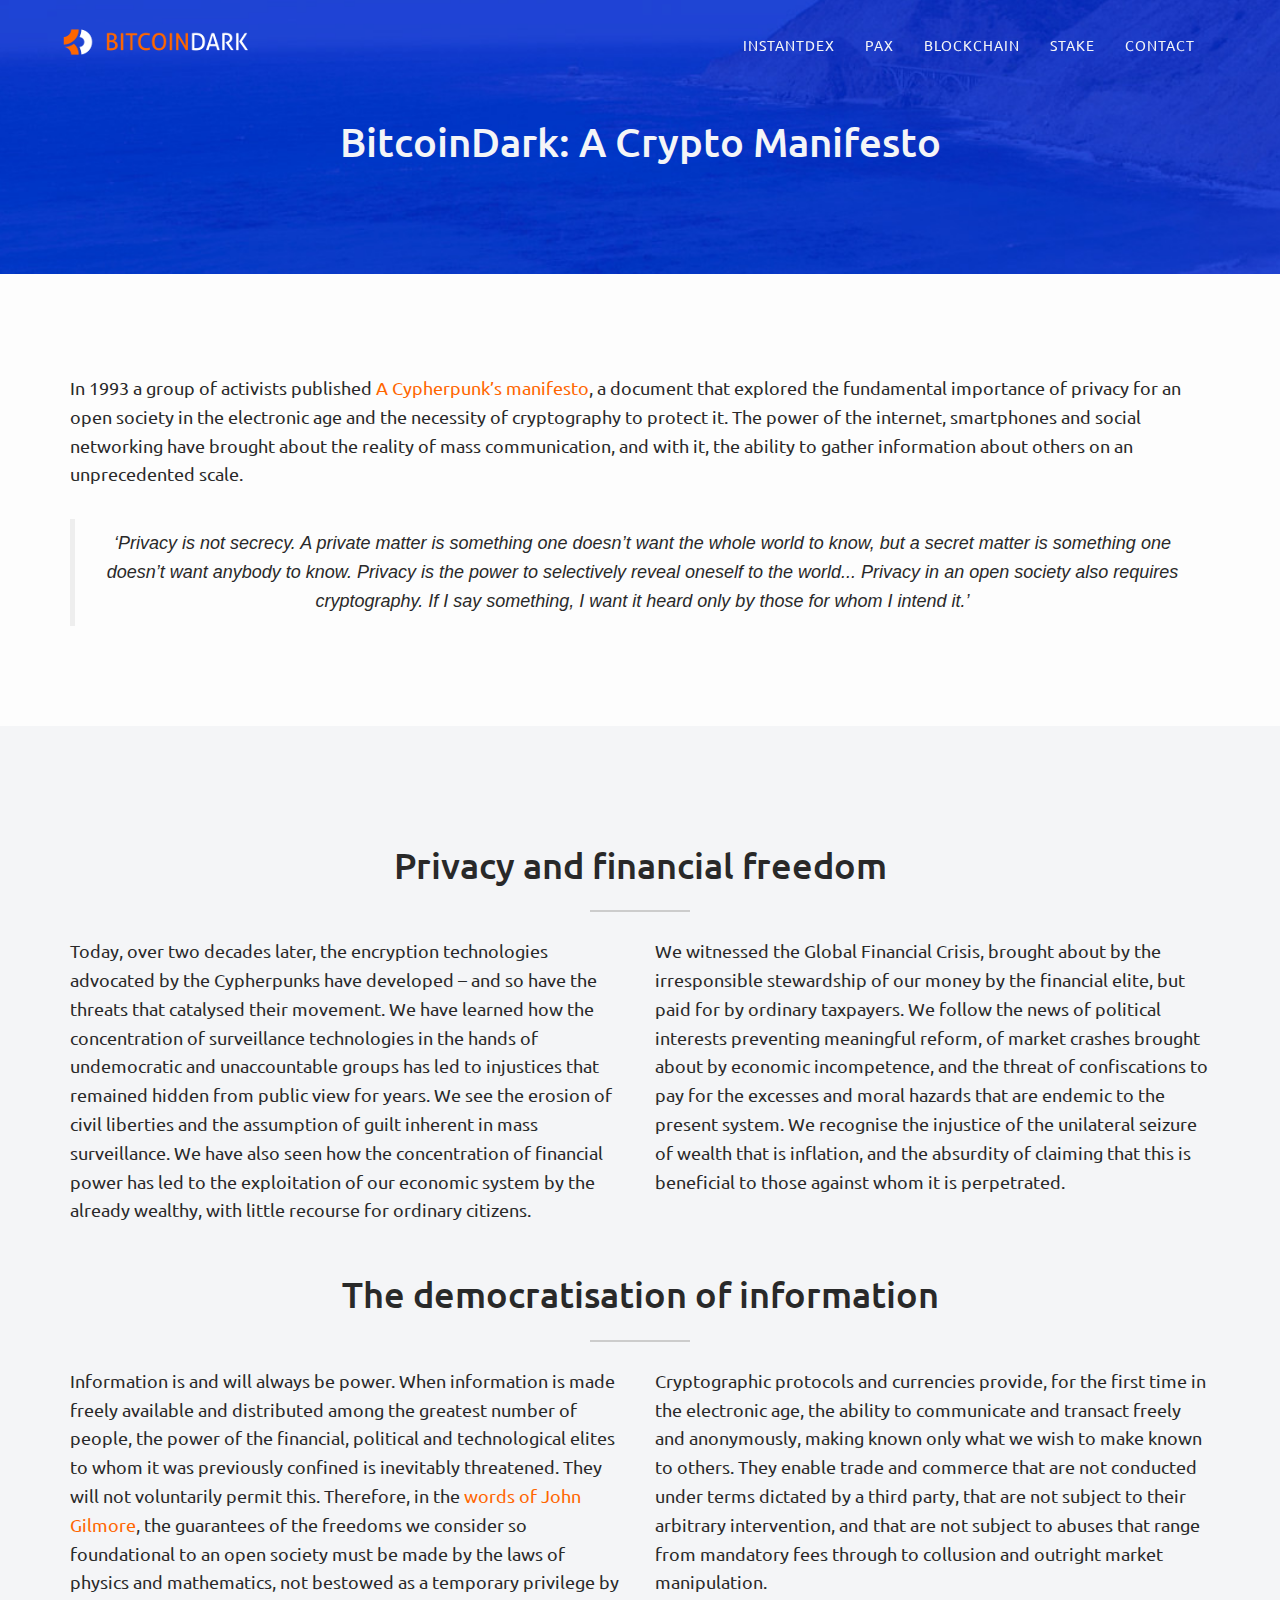
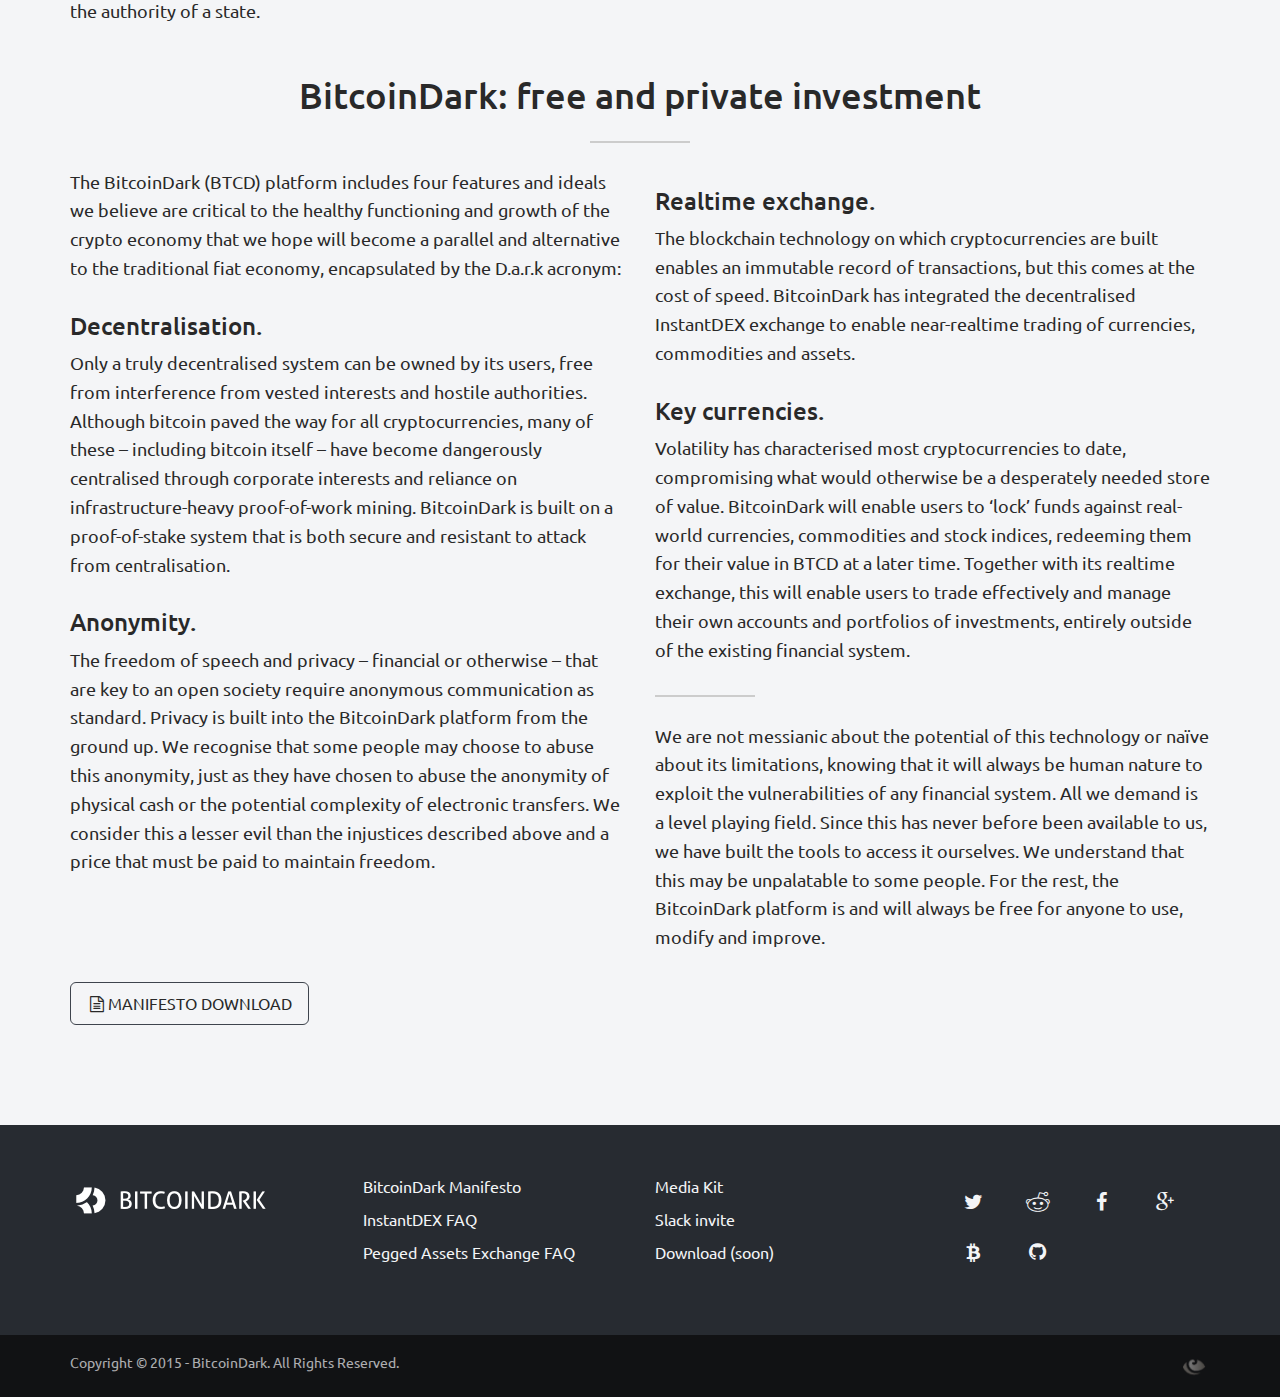
<file: manifesto.html>
<!DOCTYPE html>
<html lang="en">

<head>

    <meta charset="utf-8">
    <meta name="viewport" content="width=device-width, initial-scale=1, maximum-scale=1, user-scalable=no">
    <meta name="description" content="">
    <meta name="author" content="">

    <title>BitcoinDark - A Crypto Manifesto</title>

    <!-- Bootstrap Core CSS -->
    <link href="assets/css/bootstrap/bootstrap.min.css" rel="stylesheet" type="text/css">

    <!-- Fonts -->
    <link href="assets/css/plugins/font-awesome/css/font-awesome.min.css" rel="stylesheet" type="text/css">
    <!-- <link href="https://fonts.googleapis.com/css?family=Lora:400,700,400italic,700italic" rel="stylesheet" type="text/css"> -->
    <!-- <link href="https://fonts.googleapis.com/css?family=Montserrat:400,700" rel="stylesheet" type="text/css"> -->
    <!-- <link href="https://fonts.googleapis.com/css?family=Pacifico" rel="stylesheet" type="text/css"> -->
    <link href="https://fonts.googleapis.com/css?family=Ubuntu" rel="stylesheet" type="text/css">

    <!-- Retina Images Plugin -->
    <script src="assets/js/plugins/retina/retina.min.js"></script>

    <!-- Plugin CSS -->
    <link href="assets/css/plugins/hover/hover.min.css" rel="stylesheet">
    <link href="assets/css/plugins/owl.carousel/owl.carousel.css" rel="stylesheet">
    <link href="assets/css/plugins/owl.carousel/owl.theme.css" rel="stylesheet">
    <link href="assets/css/plugins/owl.carousel/owl.transitions.css" rel="stylesheet">
    <link href="assets/css/plugins/jquery.fs.wallpaper/jquery.fs.wallpaper.css" rel="stylesheet">
    <link href="assets/css/plugins/magnific-popup/magnific-popup.css" rel="stylesheet">

    <!-- Spectrum CSS -->
    <!-- Note: spectrum.css is the default blue theme. To use another theme, uncomment the one you want and delete the rest, including the default spectrum.css! -->
    <link href="assets/css/btcd.css" rel="stylesheet">

    <!-- HTML5 shim and Respond.js IE8 support of HTML5 elements and media queries -->
    <!--[if lt IE 9]>
      <script src="assets/js/html5shiv.js"></script>
      <script src="assets/js/respond.min.js"></script>
    <![endif]-->

</head>

<body id="page-top" data-spy="scroll" data-target=".navbar-fixed-top">

    <div id="wrapper">

        <nav class="navbar navbar-dark navbar-fixed-top" role="navigation">
            <div class="container">
                <div class="navbar-header page-scroll">
                    <button type="button" class="navbar-toggle" data-toggle="collapse" data-target=".navbar-main-collapse">
                        <i class="fa fa-bars"></i>
                    </button>
                    <a class="navbar-brand" href="index.html#page-top">
                        <span class="logo">
                            <img src="assets/img/logo.png" alt="BITCOINDARK">
                        </span>
                        <span class="logo-collapse">
                            <img src="assets/img/logo-collapse.png" alt="BITCOINDARK">
                        </span>
                    </a>
                </div>

                <!-- Collect the nav links, forms, and other content for toggling -->
                <div class="collapse navbar-collapse navbar-right navbar-main-collapse">
                    <ul class="nav navbar-nav">
                        <!-- Hidden li included to remove active class from about link when scrolled up past about section -->
                        <li class="hidden">
                            <a href="index.html#page-top"></a>
                        </li>
                        <li class="page-scroll">
                            <a href="index.html#slide-1">InstantDEX</a>
                        </li>
                        <li class="page-scroll">
                            <a href="index.html#slide-2">PAX</a>
                        </li>
                        <li class="page-scroll">
                            <a href="index.html#slide-3">Blockchain</a>
                        </li>
                        <li class="page-scroll">
                            <a href="index.html#slide-4">Stake</a>
                        </li>
                        <li class="page-scroll">
                            <a href="index.html#slide-5">Contact</a>
                        </li>
                    </ul>
                </div>
                <!-- /.navbar-collapse -->
            </div>
            <!-- /.container -->
        </nav>

        <section class="bg-parallax-dark text-center" style="background-image: url(assets/img/blue-bgs/beach.jpg);
                        background-position: center -250px;">
            <div class="container">
                    <h1 class="section-heading">BitcoinDark: A Crypto Manifesto</h1>
            </div>
        </section>

        <!-- Basic Text Section 1 -->

<section class="bg-lighter">
      <div class="container">
        <p>In 1993 a group of activists published <a
        href="http://www.activism.net/cypherpunk/manifesto.html" target="_blank">A
        Cypherpunk’s manifesto</a>, a document that explored the fundamental
        importance of privacy for an open society in the electronic age and the
        necessity of cryptography to protect it. The power of the internet, smartphones
        and social networking have brought about the reality of mass communication, and
        with it, the ability to gather information about others on an unprecedented
        scale. </p>
        <blockquote class="serif text-center nomargin">
            <em>
              ‘Privacy is not secrecy. A private matter is something one doesn’t
              want the whole world to know, but a secret matter is something one doesn’t want
              anybody to know. Privacy is the power to selectively reveal oneself to the
              world... Privacy in an open society also requires cryptography. If I say
              something, I want it heard only by those for whom I intend it.’
            </em>
        </blockquote>
      </div>
</section>

<section>
    <div class="container">
        <div class="row">

<div class="col-lg-12 text-center">
    <h2>Privacy and financial freedom</h2>
    <hr class="primary center">
</div>
<div class="col-lg-6">
    <p>
      Today, over two decades later, the
      encryption technologies advocated by the Cypherpunks have developed – and so
      have the threats that catalysed their movement. We have learned how the
      concentration of surveillance technologies in the hands of undemocratic and
      unaccountable groups has led to injustices that remained hidden from public
      view for years. We see the erosion of civil liberties and the assumption of
      guilt inherent in mass surveillance.
      We have also seen how the
      concentration of financial power has led to the exploitation of our economic
      system by the already wealthy, with little recourse for ordinary citizens.
    </p>
</div>
<div class="col-lg-6">
    <p>
      We witnessed the Global Financial Crisis, brought about by the irresponsible
      stewardship of our money by the financial elite, but paid for by ordinary
      taxpayers. We follow the news of political interests preventing meaningful
      reform, of market crashes brought about by economic incompetence, and the
      threat of confiscations to pay for the excesses and moral hazards that are
      endemic to the present system. We recognise the injustice of the unilateral
      seizure of wealth that is inflation, and the absurdity of claiming that this
      is beneficial to those against whom it is perpetrated.
    </p>
</div>
<div class="col-lg-12 text-center">
    <h2>The democratisation of information</h2>
    <hr class="primary center">
</div>
<div class="col-lg-6">
    <p>
      Information is and will always be power. When information is made freely
      available and distributed among the greatest number of people, the power of
      the financial, political and technological elites to whom it was previously
      confined is inevitably threatened. They will not voluntarily permit this.
      Therefore, in the <a href="http://www.toad.com/gnu/cfp.talk.txt"
      target="_blank">words of John Gilmore</a>, the guarantees of the freedoms we
      consider so foundational to an open society must be made by the laws of
      physics and mathematics, not bestowed as a temporary privilege by the
      authority of a state.
    </p>
</div>
<div class="col-lg-6">
   <p>
     Cryptographic protocols and currencies provide, for the first time in the
     electronic age, the ability to communicate and transact freely and anonymously,
     making known only what we wish to make known to others. They enable trade and
     commerce that are not conducted under terms dictated by a third party, that are
     not subject to their arbitrary intervention, and that are not subject to abuses
     that range from mandatory fees through to collusion and outright market
     manipulation.
   </p>
</div>
<div class="col-lg-12 text-center">
    <h2>BitcoinDark: free and private investment</h2>
    <hr class="primary center">
</div>

<div class="col-lg-6">
  <p>
    The BitcoinDark (BTCD) platform includes four features and ideals we believe
    are critical to the healthy functioning and growth of the crypto economy that
    we hope will become a parallel and alternative to the traditional fiat
    economy, encapsulated by the D.a.r.k acronym:
  </p>
  <h3>Decentralisation.</h3>
  <p>
    Only a truly decentralised system can
    be owned by its users, free from interference from vested interests and
    hostile authorities. Although bitcoin paved the way for all cryptocurrencies,
    many of these – including bitcoin itself – have become dangerously
    centralised through corporate interests and reliance on infrastructure-heavy
    proof-of-work mining. BitcoinDark is built on a proof-of-stake system that is
    both secure and resistant to attack from centralisation.
  </p>
  <h3>Anonymity.</h3>
  <p>
    The freedom of speech and privacy – financial or otherwise – that are key to an
    open society require anonymous communication as standard. Privacy is built into
    the BitcoinDark platform from the ground up. We recognise that some people may
    choose to abuse this anonymity, just as they have chosen to abuse the anonymity
    of physical cash or the potential complexity of electronic transfers. We
    consider this a lesser evil than the injustices described above and a price that
    must be paid to maintain freedom.
  </p>
</div>
<div class="col-lg-6">

  <h3>Realtime exchange.</h3>
  <p>
    The blockchain technology on which cryptocurrencies are built enables an
    immutable record of transactions, but this comes at the cost of speed.
    BitcoinDark has integrated the decentralised InstantDEX exchange to enable
    near-realtime trading of currencies, commodities and assets.
  </p>
  <h3>Key currencies.</h3>
  <p>
    Volatility has characterised most
    cryptocurrencies to date, compromising what would otherwise be a desperately
    needed store of value. BitcoinDark will enable users to ‘lock’ funds against
    real-world currencies, commodities and stock indices, redeeming them for their
    value in BTCD at a later time. Together with its realtime exchange, this will
    enable users to trade effectively and manage their own accounts and portfolios
    of investments, entirely outside of the existing financial system.
  </p>
  <hr class="primary">
  <p>
    We are not messianic about the potential of this technology or naïve
    about its limitations, knowing that it will always be human nature to
    exploit the vulnerabilities of any financial system. All we demand is a
    level playing field. Since this has never before been available to us, we
    have built the tools to access it ourselves. We understand that this may be
    unpalatable to some people. For the rest, the BitcoinDark platform is and
    will always be free for anyone to use, modify and improve.
  </p>
</div>
<div class="col-lg-12">
    <a href="BitcoinDark-Manifesto.doc" class="btn btn-outline btn-dark btn-lg">
    <i class="fa fa-fw fa-file-text-o"></i>Manifesto download</a>
</div>
                </div>
            </div>
        </section>
        <footer class="footer-1">
            <div class="upper">
                <div class="container">
                    <div class="row">
                        <div class="col-md-3">
                                <p>
                                    <img src="assets/img/logo-footer.png" alt="BitcoinDark" />
                                    <br>
                                    <br>
                                </p>
                        </div>
                        <div class="col-sm-3 col-md-3">
                            <ul class="list-unstyled footer-links">
                                <li>
                                    <a href="manifesto.html">BitcoinDark Manifesto</a>
                                </li>
                                <li>
                                    <a href="idex-faq.html">InstantDEX FAQ</a>
                                </li>
                                <li>
                                    <a href="pax-faq.html">Pegged Assets Exchange FAQ</a>
                                </li>
                            </ul>
                        </div>
                        <div class="col-sm-3 col-md-3">
                            <ul class="list-unstyled footer-links">
                                <li>
                                    <a href="docs/btcd-media-kit.zip">Media Kit</a>
                                </li>
                                <li>
                                    <a href="https://bitcoindark.slack.com/">Slack invite</a>
                                </li>
                                <li>
                                    <a href="index.html#page-top">Download (soon)</a>
                                </li>
                            </ul>
                        </div>
                        <div class="col-md-3">
                            <ul class="list-inline">
                                <li>
                                    <a href="https://twitter.com/BitcoinDark" class="btn btn-social-light btn-github"><i class="fa fa-fw fa-twitter"></i></a>
                                </li>
                                <li>
                                    <a href="https://www.reddit.com/r/bitcoindark_btcd/" class="btn btn-social-light btn-github"><i class="fa fa-fw fa-reddit"></i></a>
                                </li>
                                <!-- <li>
                                    <a href="https://bitcoindark.slack.com/" class="btn btn-social-light btn-slack"><i class="fa fa-fw fa-slack"></i></a>
                                </li> -->
                                <li>
                                    <a href="https://www.facebook.com/BitcoinDark" class="btn btn-social-light btn-facebook"><i class="fa fa-fw fa-facebook"></i></a>
                                </li>
                                <li>
                                    <a href="https://google.com/+BitcoindarkPw777" class="btn btn-social-light btn-google-plus"><i class="fa fa-fw fa-google-plus"></i></a>
                                </li>
                                <li>
                                    <a href="https://bitcointalk.org/index.php?topic=684090.0" class="btn btn-social-light btn-bitcoin"><i class="fa fa-fw fa-bitcoin"></i></a>
                                </li>
                                <li>
                                    <a href="https://github.com/jl777/btcd" class="btn btn-social-light btn-github"><i class="fa fa-fw fa-github"></i></a>
                                </li>
                            </ul>
                        </div>
                    </div>
                </div>
            </div>
            <div class="lower">
                <div class="container">
                  <div class="row">
                      <div class="col-md-9 col-sm-9">
                          <span class="small">Copyright &copy; 2015 - BitcoinDark. All Rights Reserved.</span>
                      </div>
                      <div class="col-md-3 col-sm-3 text-right">
                              <a href="http://www.phideas.info" class="btn btn-phideas" title="Phideas Design"><img src="assets/img/phideas-design.png" alt="Phideas Design" /></a>
                      </div>
                  </div>
                </div>
            </div>
        </footer>

    </div>


    <!-- Core JavaScript Files -->
    <script src="assets/js/jquery-1.10.2.js"></script>
    <script src="assets/js/bootstrap/bootstrap.min.js"></script>
    <script src="assets/js/modernizr.custom.js"></script>

    <!-- Plugin JavaScript Files -->
    <script src="assets/js/plugins/jquery.easing/jquery.easing.1.3.js"></script>
    <script src="assets/js/plugins/jquery.fitvids/jquery.fitvids.js"></script>
    <script src="assets/js/plugins/jquery.fs.wallpaper/jquery.fs.wallpaper.min.js"></script>
    <script src="assets/js/plugins/jquery.magnific-popup/jquery.magnific-popup.min.js"></script>
    <script src="assets/js/plugins/jquery.tubular/jquery.tubular.1.0.js"></script>
    <script src="assets/js/plugins/owl.carousel/owl.carousel.min.js"></script>
    <script src="assets/js/plugins/scrollReveal/scrollReveal.js"></script>
    <script src="assets/js/plugins/stellar/stellar.js"></script>
    <script src="assets/js/plugins/SmoothScroll/SmoothScroll.js"></script>
    <script src="assets/js/plugins/jqBootstrapValidation/jqBootstrapValidation.js"></script>
    <script src="assets/js/contact_me.js"></script>
    <script src="assets/js/plugins/isotope/isotope.pkgd.min.js"></script>

    <!-- Spectrum JavaScript Files -->
    <script src="assets/js/spectrum.nav.js"></script>
    <script src="assets/js/spectrum.js"></script>

</body>

</html>
</file>
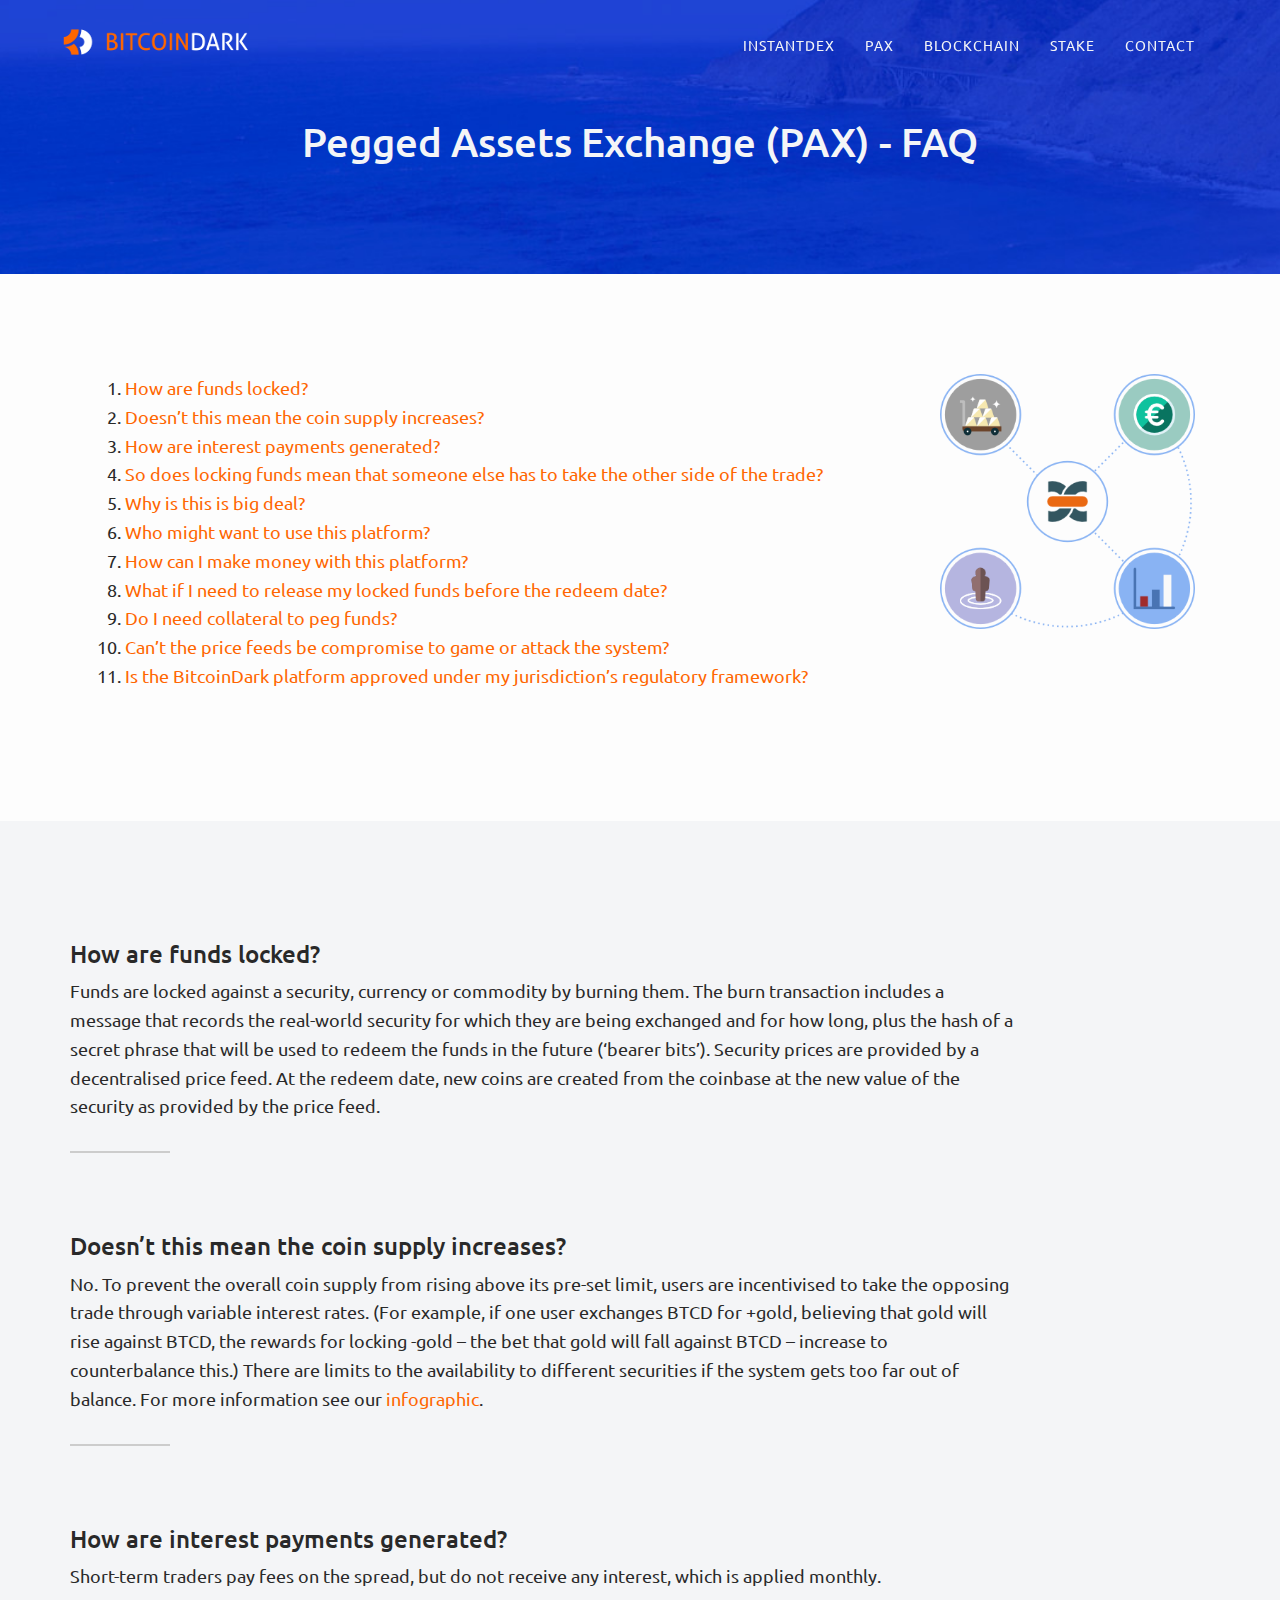
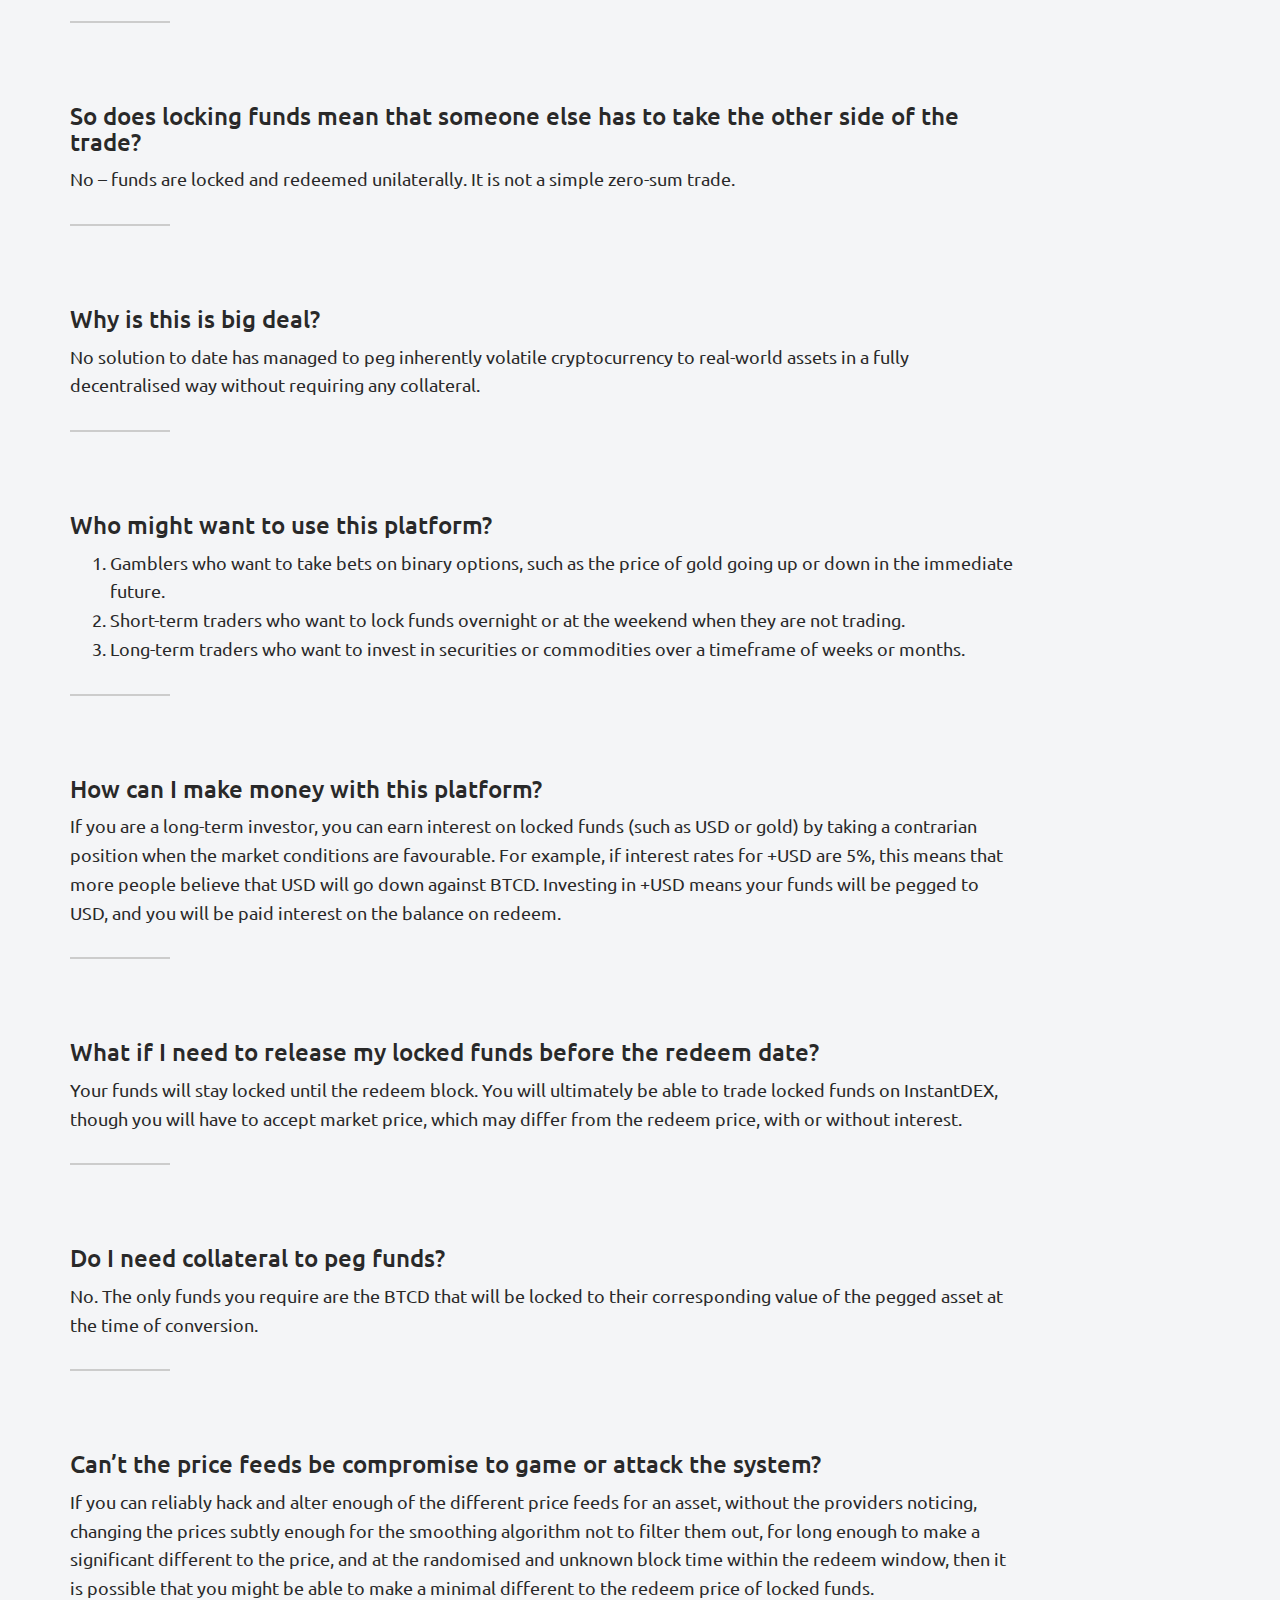
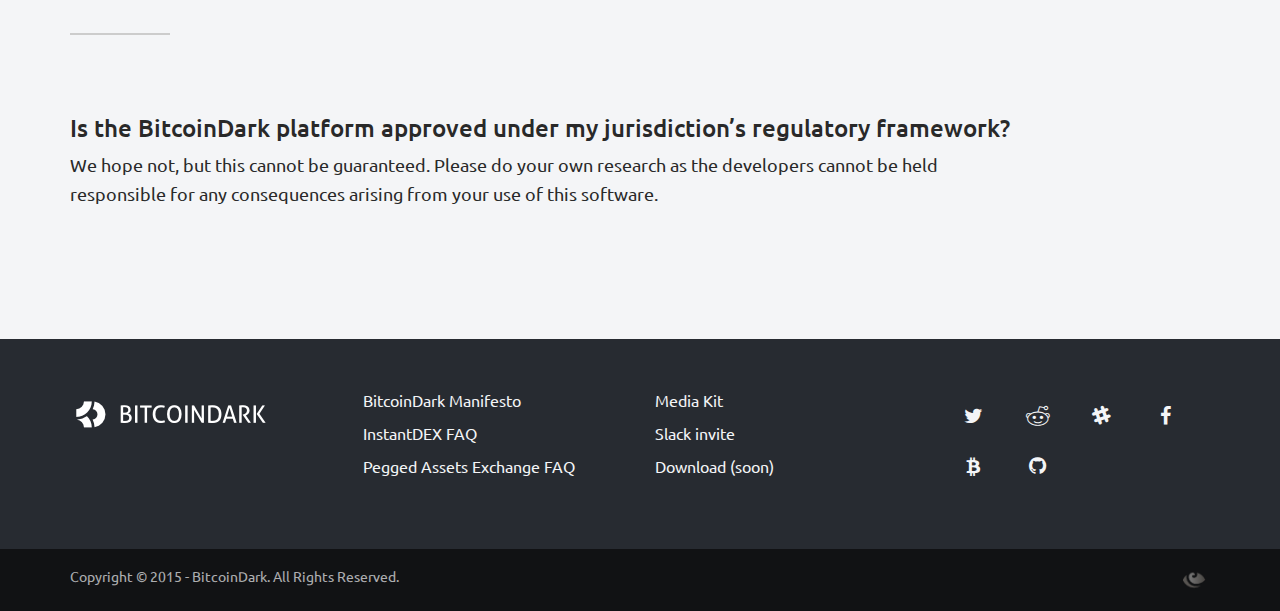
<file: pax-faq.html>
<!DOCTYPE html>
<html lang="en">

<head>

    <meta charset="utf-8">
    <meta name="viewport" content="width=device-width, initial-scale=1, maximum-scale=1, user-scalable=no">
    <meta name="description" content="">
    <meta name="author" content="">

    <title>PAX - Pegged Assets Exchange - FAQ | BitcoinDark</title>

    <!-- Bootstrap Core CSS -->
    <link href="assets/css/bootstrap/bootstrap.min.css" rel="stylesheet" type="text/css">

    <!-- Fonts -->
    <link href="assets/css/plugins/font-awesome/css/font-awesome.min.css" rel="stylesheet" type="text/css">
    <!-- <link href="https://fonts.googleapis.com/css?family=Lora:400,700,400italic,700italic" rel="stylesheet" type="text/css"> -->
    <!-- <link href="https://fonts.googleapis.com/css?family=Montserrat:400,700" rel="stylesheet" type="text/css"> -->
    <!-- <link href="https://fonts.googleapis.com/css?family=Pacifico" rel="stylesheet" type="text/css"> -->
    <link href="https://fonts.googleapis.com/css?family=Ubuntu" rel="stylesheet" type="text/css">

    <!-- Retina Images Plugin -->
    <script src="assets/js/plugins/retina/retina.min.js"></script>

    <!-- Plugin CSS -->
    <link href="assets/css/plugins/hover/hover.min.css" rel="stylesheet">
    <link href="assets/css/plugins/owl.carousel/owl.carousel.css" rel="stylesheet">
    <link href="assets/css/plugins/owl.carousel/owl.theme.css" rel="stylesheet">
    <link href="assets/css/plugins/owl.carousel/owl.transitions.css" rel="stylesheet">
    <link href="assets/css/plugins/jquery.fs.wallpaper/jquery.fs.wallpaper.css" rel="stylesheet">
    <link href="assets/css/plugins/magnific-popup/magnific-popup.css" rel="stylesheet">

    <!-- Spectrum CSS -->
    <!-- Note: spectrum.css is the default blue theme. To use another theme, uncomment the one you want and delete the rest, including the default spectrum.css! -->
    <link href="assets/css/btcd.css" rel="stylesheet">

    <!-- HTML5 shim and Respond.js IE8 support of HTML5 elements and media queries -->
    <!--[if lt IE 9]>
      <script src="assets/js/html5shiv.js"></script>
      <script src="assets/js/respond.min.js"></script>
    <![endif]-->

</head>

<body id="page-top" data-spy="scroll" data-target=".navbar-fixed-top">

    <div id="wrapper">

        <nav class="navbar navbar-dark navbar-fixed-top" role="navigation">
            <div class="container">
                <div class="navbar-header page-scroll">
                    <button type="button" class="navbar-toggle" data-toggle="collapse" data-target=".navbar-main-collapse">
                        <i class="fa fa-bars"></i>
                    </button>
                    <a class="navbar-brand" href="index.html#page-top">
                        <span class="logo">
                            <img src="assets/img/logo.png" alt="BITCOINDARK">
                        </span>
                        <span class="logo-collapse">
                            <img src="assets/img/logo-collapse.png" alt="BITCOINDARK">
                        </span>
                    </a>
                </div>

                <!-- Collect the nav links, forms, and other content for toggling -->
                <div class="collapse navbar-collapse navbar-right navbar-main-collapse">
                    <ul class="nav navbar-nav">
                        <!-- Hidden li included to remove active class from about link when scrolled up past about section -->
                        <li class="hidden">
                            <a href="index.html#page-top"></a>
                        </li>
                        <li class="page-scroll">
                            <a href="index.html#slide-1">InstantDEX</a>
                        </li>
                        <li class="page-scroll">
                            <a href="index.html#slide-2">PAX</a>
                        </li>
                        <li class="page-scroll">
                            <a href="index.html#slide-3">Blockchain</a>
                        </li>
                        <li class="page-scroll">
                            <a href="index.html#slide-4">Stake</a>
                        </li>
                        <li class="page-scroll">
                            <a href="index.html#slide-5">Contact</a>
                        </li>
                    </ul>
                </div>
                <!-- /.navbar-collapse -->
            </div>
            <!-- /.container -->
        </nav>

        <section class="bg-parallax-dark text-center" style="background-image: url(assets/img/blue-bgs/beach.jpg);
                        background-position: center -250px;">
            <div class="container">
                <h1 class="section-heading">Pegged Assets Exchange (PAX) - FAQ</h1>
            </div>
        </section>

                <section class="bg-lighter">
                      <div class="container">
                        <div class="col-lg-9 col-md-8 col-sm-8 col-xs-12">
                            <ol class="">
                              <li><a href="#q1">
                                  How are funds locked?</a></li>
                              <li><a href="#q2">
                                  Doesn’t this mean the coin supply increases?</a></li>
                              <li><a href="#q3">
                                  How are interest payments generated?</a></li>
                              <li><a href="#q4">
                                So does locking funds mean that someone else has to take the other side
                                of the trade?</a></li>
                              <li><a href="#q5">
                                  Why is this is big deal?</a></li>
                              <li><a href="#q6">
                                  Who might want to use this platform?</a></li>
                              <li><a href="#q7">
                                  How can I make money with this platform?</a></li>
                              <li><a href="#q8">
                                  What if I need to release my locked funds before the redeem date?</a></li>
                              <li><a href="#q9">
                                  Do I need collateral to peg funds?</a></li>
                              <li><a href="#q10">
                                  Can’t the price feeds be compromise to game or attack the system?</a></li>
                              <li><a href="#q11">
                                Is the BitcoinDark platform approved under my jurisdiction’s regulatory
                                framework?</a></li>
                            </ol>
                        </div>
                        <div class="col-lg-3 col-md-4 col-sm-4 col-sm-offset-0 col-xs-6 col-xs-offset-3">
                          <img src="assets/img/slides/slide20.png" alt="PAX" />
                        </div>
                      </div>
                </section>

        <!-- Basic Text Section 1 -->
        <section id="q1" class="">
            <div class="container">
                <div class="row">

<div class="col-lg-10">
    <h3>How are funds locked?</h3>
      <p>
        Funds are locked against a security, currency or commodity by burning them. The
        burn transaction includes a message that records the real-world security for
        which they are being exchanged and for how long, plus the hash of a secret
        phrase that will be used to redeem the funds in the future (‘bearer bits’).
        Security prices are provided by a decentralised price feed. At the redeem date,
        new coins are created from the coinbase at the new value of the security as
        provided by the price feed.
      </p>
    <hr id="q2" class="primary" style="margin-bottom: 80px;">
    <h3>Doesn’t this mean the coin supply increases?</h3>
    <p>
      No. To prevent the overall coin supply from rising above its pre-set limit,
      users are incentivised to take the opposing trade through variable interest
      rates. (For example, if one user exchanges BTCD for +gold, believing that gold
      will rise against BTCD, the rewards for locking -gold – the bet that gold will
      fall against BTCD – increase to counterbalance this.) There are limits to the
      availability to different securities if the system gets too far out of balance.
      For more information see our <a href="docs/pax-infographic.png" target="_blank">infographic</a>.
    </p>
    <hr id="q3" class="primary" style="margin-bottom: 80px;">
    <h3>How are interest payments generated?</h3>
    <p>
      Short-term traders pay fees on the spread, but do not receive any interest,
      which is applied monthly.
    </p>
    <hr id="q4" class="primary" style="margin-bottom: 80px;">
    <h3>
      So does locking funds mean that someone else has to take the other side
      of the trade?
    </h3>
    <p>
      No – funds are locked and redeemed unilaterally. It is not a simple zero-sum
      trade.
    </p>
    <hr id="q5" class="primary" style="margin-bottom: 80px;">
    <h3>
        Why is this is big deal?
    </h3>
    <p>
      No solution to date has managed to peg inherently volatile cryptocurrency to
      real-world assets in a fully decentralised way without requiring any collateral.
    </p>
    <hr id="q6" class="primary" style="margin-bottom: 80px;">
    <h3>
      Who might want to use this platform?
    </h3>
  <ol>
    <li>
      Gamblers who want to take bets on binary options, such as the price of
      gold going up or down in the immediate future.
    </li>
    <li>
      Short-term traders who want to lock funds overnight or at the weekend when
      they are not trading.
    </li>
    <li>
      Long-term traders who want to invest in securities or commodities over a
      timeframe of weeks or months.
    </li>
  </ol>
  <hr id="q7" class="primary" style="margin-bottom: 80px;">
  <h3>
    How can I make money with this platform?
  </h3>
  <p>
    If you are a long-term investor, you can earn interest on locked funds (such as
    USD or gold) by taking a contrarian position when the market conditions are
    favourable. For example, if interest rates for +USD are 5%, this means that more
    people believe that USD will go down against BTCD. Investing in +USD means your
    funds will be pegged to USD, and you will be paid interest on the balance on
    redeem.
  </p>
  <hr id="q8" class="primary" style="margin-bottom: 80px;">
  <h3>
    What if I need to release my locked funds before the redeem date?
  </h3>
  <p>
    Your funds will stay locked until the redeem block. You will ultimately be
    able to trade locked funds on InstantDEX, though you will have to accept
    market price, which may differ from the redeem price, with or without
    interest.
  </p>
  <hr id="q9" class="primary" style="margin-bottom: 80px;">
  <h3>
    Do I need collateral to peg funds?
  </h3>
  <p>
    No. The only funds you require are the BTCD that will be locked to their corresponding value of the pegged asset at the time of conversion.
  </p>
  <hr id="q10" class="primary" style="margin-bottom: 80px;">
  <h3>
    Can’t the price feeds be compromise to game or attack the system?
  </h3>
  <p>
    If you can reliably hack and alter enough of the different price feeds for an
asset, without the providers noticing, changing the prices subtly enough for the
smoothing algorithm not to filter them out, for long enough to make a
significant different to the price, and at the randomised and unknown block time
within the redeem window, then it is possible that you might be able to make a
minimal different to the redeem price of locked funds.
  </p>
  <hr id="q11" class="primary" style="margin-bottom: 80px;">
  <h3>
    Is the BitcoinDark platform approved under my jurisdiction’s regulatory
framework?
  </h3>
  <p>
    We hope not, but this cannot be guaranteed. Please do your own research as the
developers cannot be held responsible for any consequences arising from your use
of this software.
  </p>
</div>

                </div>
            </div>
        </section>

        <footer class="footer-1">
            <div class="upper">
                <div class="container">
                    <div class="row">
                        <div class="col-md-3">
                                <p>
                                    <img src="assets/img/logo-footer.png" alt="BitcoinDark" />
                                    <br>
                                    <br>
                                </p>
                        </div>
                        <div class="col-sm-3 col-md-3">
                            <ul class="list-unstyled footer-links">
                                <li>
                                    <a href="manifesto.html">BitcoinDark Manifesto</a>
                                </li>
                                <li>
                                    <a href="idex-faq.html">InstantDEX FAQ</a>
                                </li>
                                <li>
                                    <a href="pax-faq.html">Pegged Assets Exchange FAQ</a>
                                </li>
                            </ul>
                        </div>
                        <div class="col-sm-3 col-md-3">
                            <ul class="list-unstyled footer-links">
                                <li>
                                    <a href="docs/btcd-media-kit.zip">Media Kit</a>
                                </li>
                                <li>
                                    <a href="https://bitcoindark.slack.com/">Slack invite</a>
                                </li>
                                <li>
                                    <a href="index.html#page-top">Download (soon)</a>
                                </li>
                            </ul>
                        </div>
                        <div class="col-md-3">
                            <ul class="list-inline">
                                <li>
                                    <a href="https://twitter.com/BitcoinDark" class="btn btn-social-light btn-github"><i class="fa fa-fw fa-twitter"></i></a>
                                </li>
                                <li>
                                    <a href="https://www.reddit.com/r/bitcoindark_btcd/" class="btn btn-social-light btn-github"><i class="fa fa-fw fa-reddit"></i></a>
                                </li>
                                <li>
                                    <a href="https://bitcoindark.slack.com/" class="btn btn-social-light btn-slack"><i class="fa fa-fw fa-slack"></i></a>
                                </li>
                                <li>
                                    <a href="https://www.facebook.com/BitcoinDark" class="btn btn-social-light btn-facebook"><i class="fa fa-fw fa-facebook"></i></a>
                                </li>
                                <!-- <li>
                                    <a href="https://google.com/+BitcoindarkPw777" class="btn btn-social-light btn-google-plus"><i class="fa fa-fw fa-google-plus"></i></a>
                                </li> -->
                                <li>
                                    <a href="https://bitcointalk.org/index.php?topic=684090.0" class="btn btn-social-light btn-bitcoin"><i class="fa fa-fw fa-bitcoin"></i></a>
                                </li>
                                <li>
                                    <a href="https://github.com/jl777/btcd" class="btn btn-social-light btn-github"><i class="fa fa-fw fa-github"></i></a>
                                </li>
                            </ul>
                        </div>
                    </div>
                </div>
            </div>
            <div class="lower">
                <div class="container">
                    <div class="row">
                        <div class="col-md-9 col-sm-9">
                            <span class="small">Copyright &copy; 2015 - BitcoinDark. All Rights Reserved.</span>
                        </div>
                        <div class="col-md-3 col-sm-3 text-right">
                                <a href="http://www.phideas.info" class="btn btn-phideas" title="Phideas Design"><img src="assets/img/phideas-design.png" alt="Phideas Design" /></a>
                        </div>
                    </div>
                </div>
            </div>
        </footer>

    </div>


    <!-- Core JavaScript Files -->
    <script src="assets/js/jquery-1.10.2.js"></script>
    <script src="assets/js/bootstrap/bootstrap.min.js"></script>
    <script src="assets/js/modernizr.custom.js"></script>

    <!-- Plugin JavaScript Files -->
    <script src="assets/js/plugins/jquery.easing/jquery.easing.1.3.js"></script>
    <script src="assets/js/plugins/jquery.fitvids/jquery.fitvids.js"></script>
    <script src="assets/js/plugins/jquery.fs.wallpaper/jquery.fs.wallpaper.min.js"></script>
    <script src="assets/js/plugins/jquery.magnific-popup/jquery.magnific-popup.min.js"></script>
    <script src="assets/js/plugins/jquery.tubular/jquery.tubular.1.0.js"></script>
    <script src="assets/js/plugins/owl.carousel/owl.carousel.min.js"></script>
    <script src="assets/js/plugins/scrollReveal/scrollReveal.js"></script>
    <script src="assets/js/plugins/stellar/stellar.js"></script>
    <script src="assets/js/plugins/SmoothScroll/SmoothScroll.js"></script>
    <script src="assets/js/plugins/jqBootstrapValidation/jqBootstrapValidation.js"></script>
    <script src="assets/js/contact_me.js"></script>
    <script src="assets/js/plugins/isotope/isotope.pkgd.min.js"></script>

    <!-- Spectrum JavaScript Files -->
    <script src="assets/js/spectrum.nav.js"></script>
    <script src="assets/js/spectrum.js"></script>

</body>

</html>
</file>
